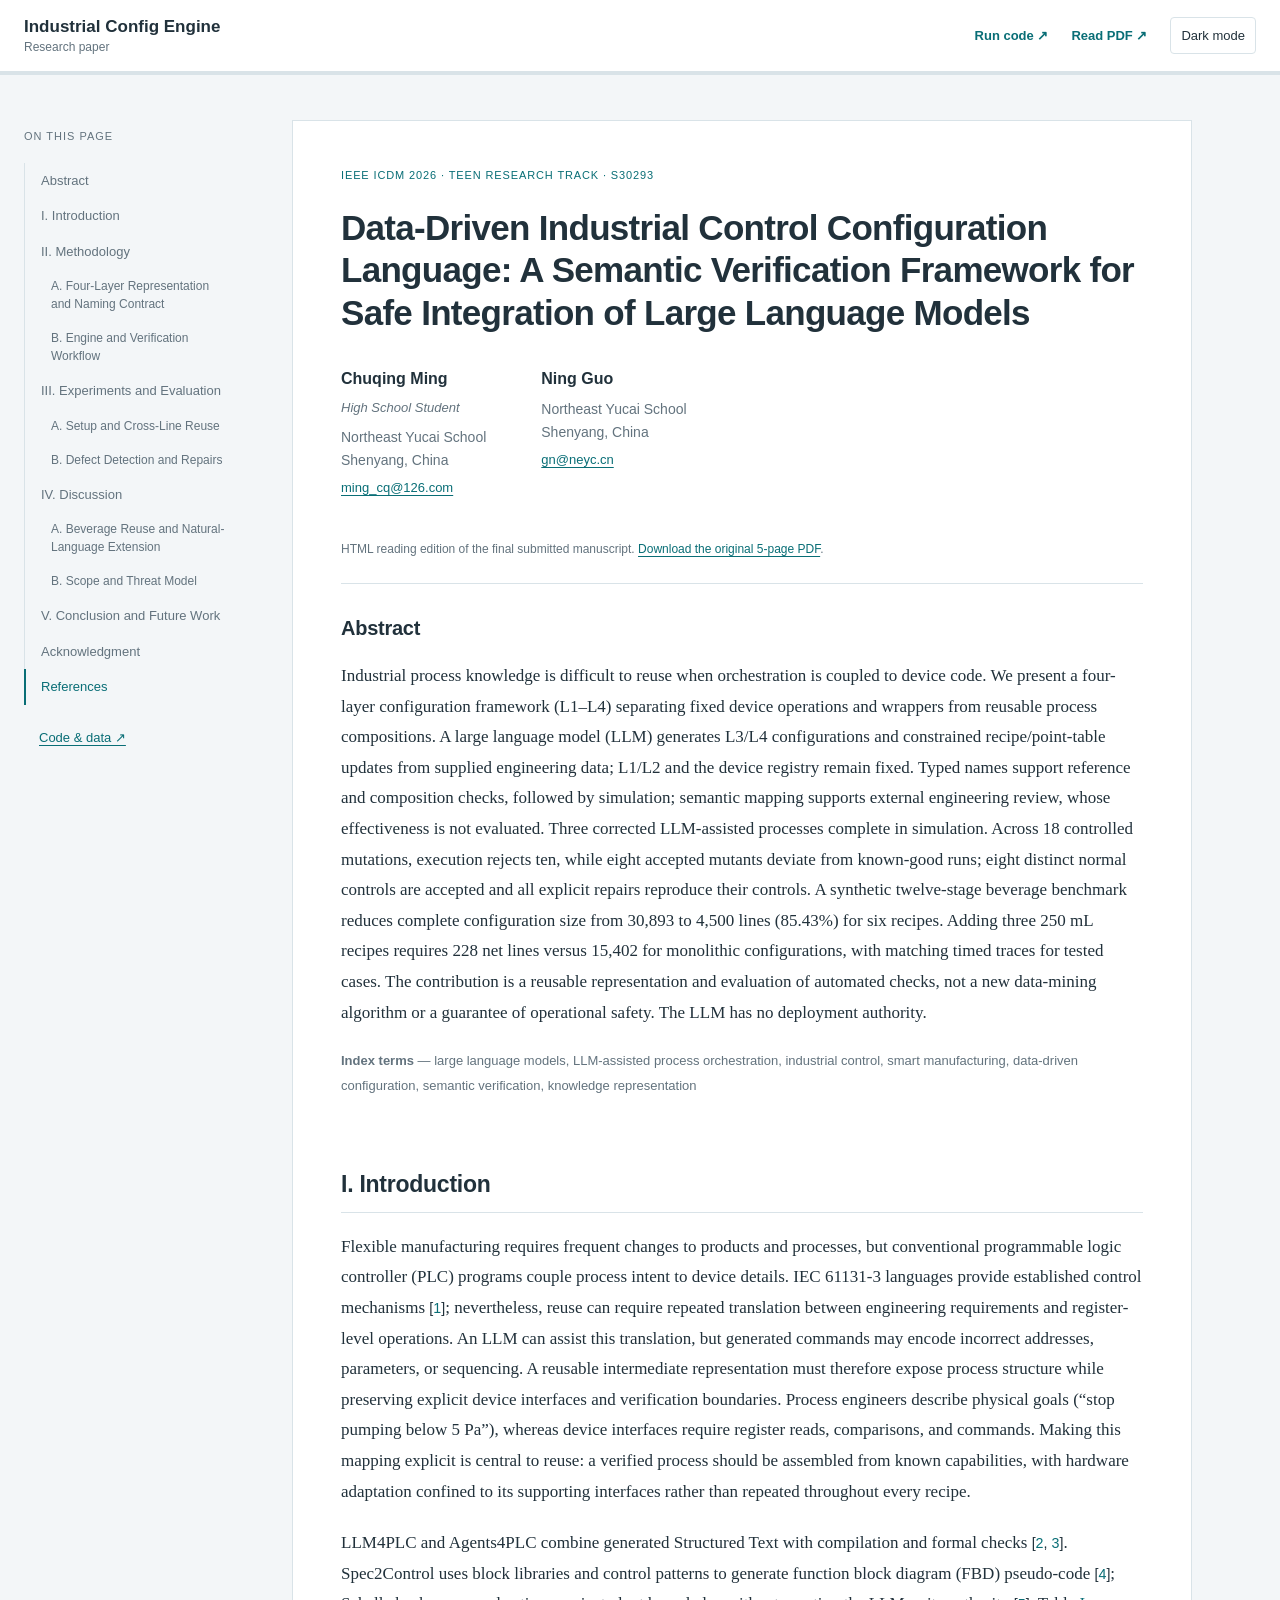
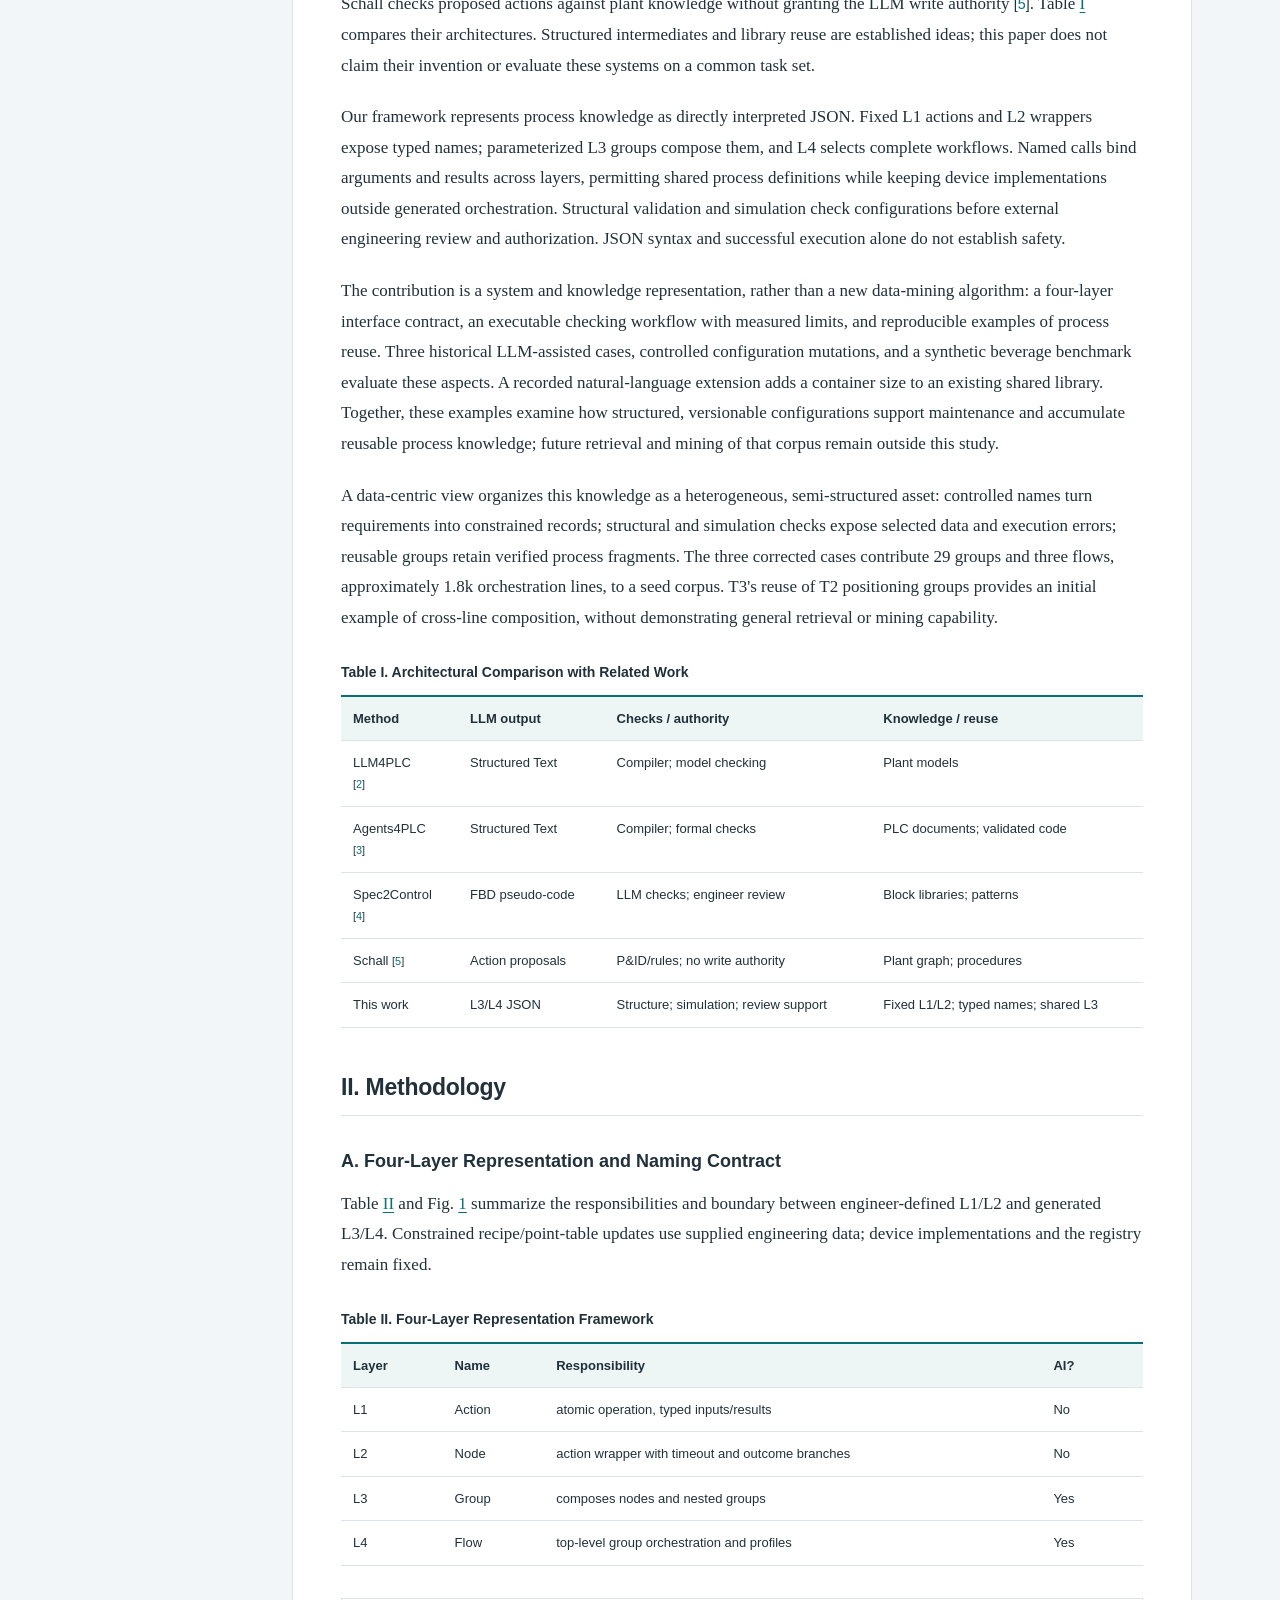
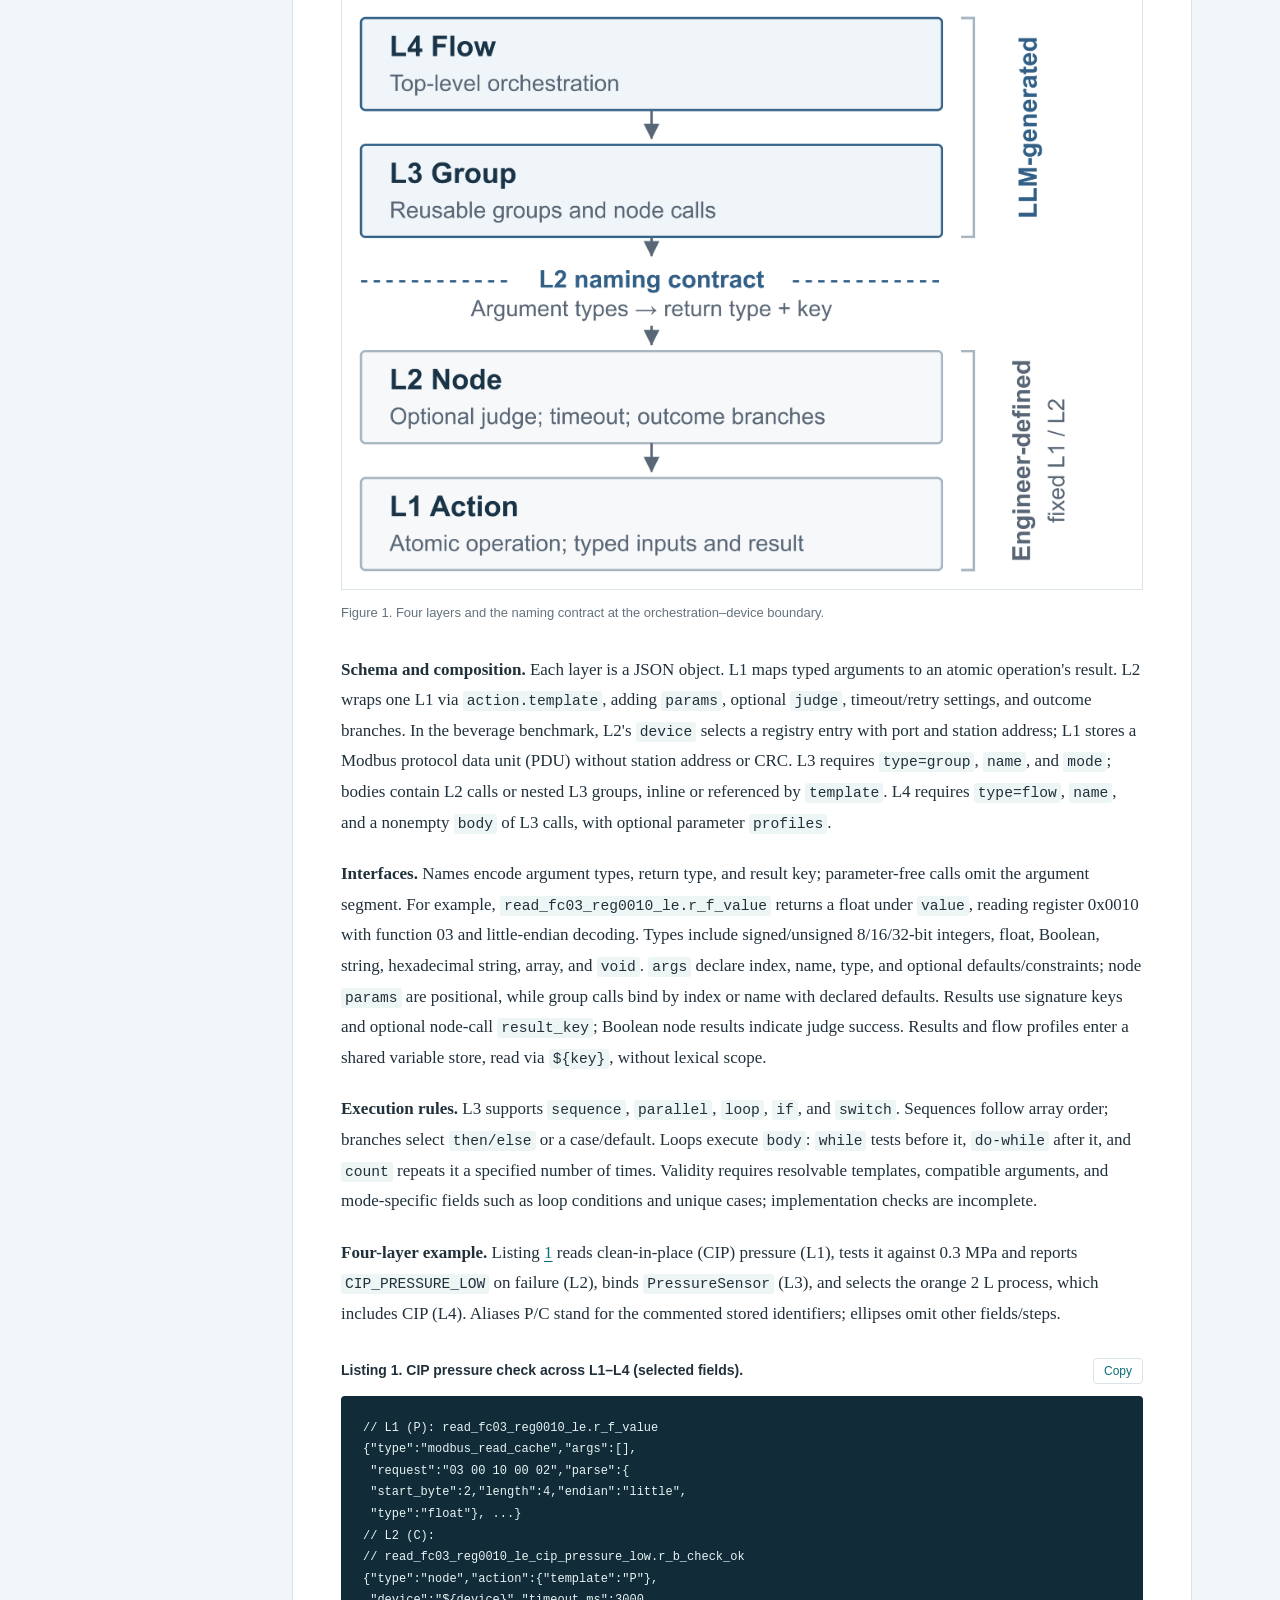
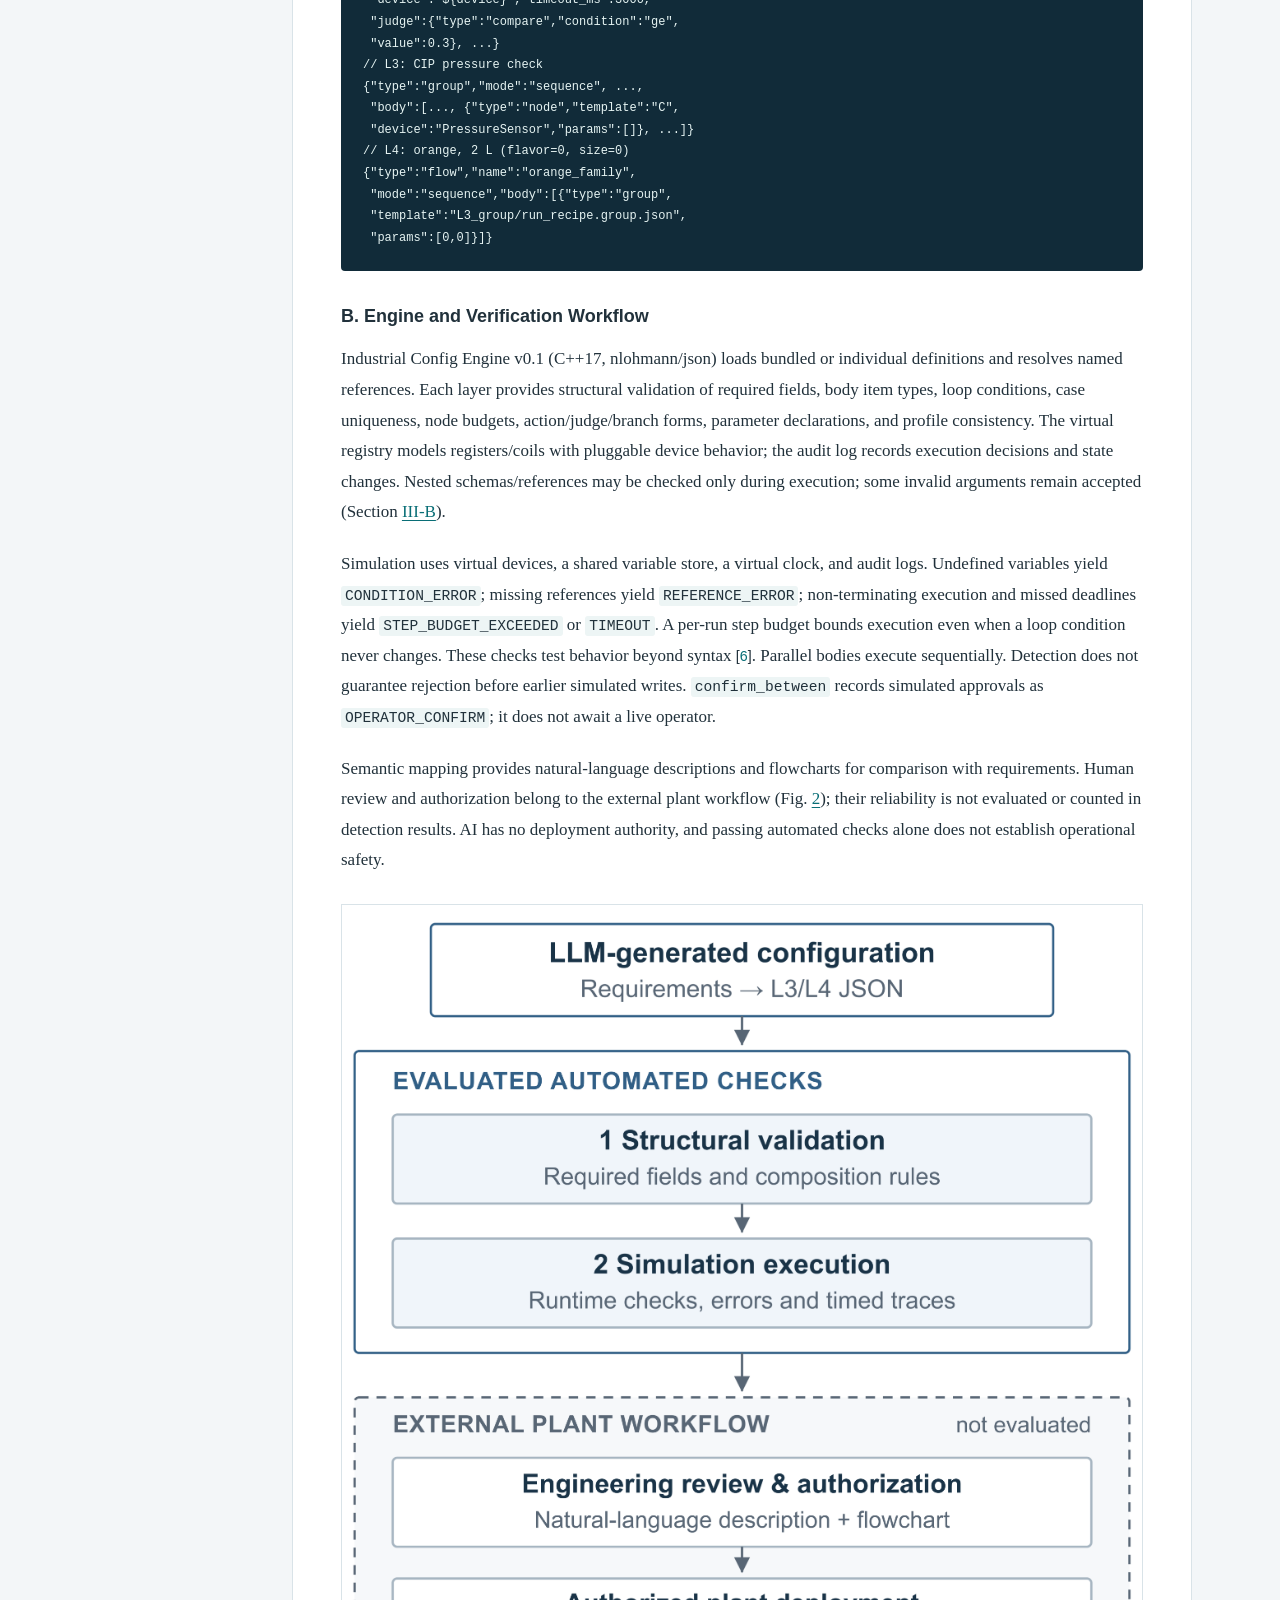
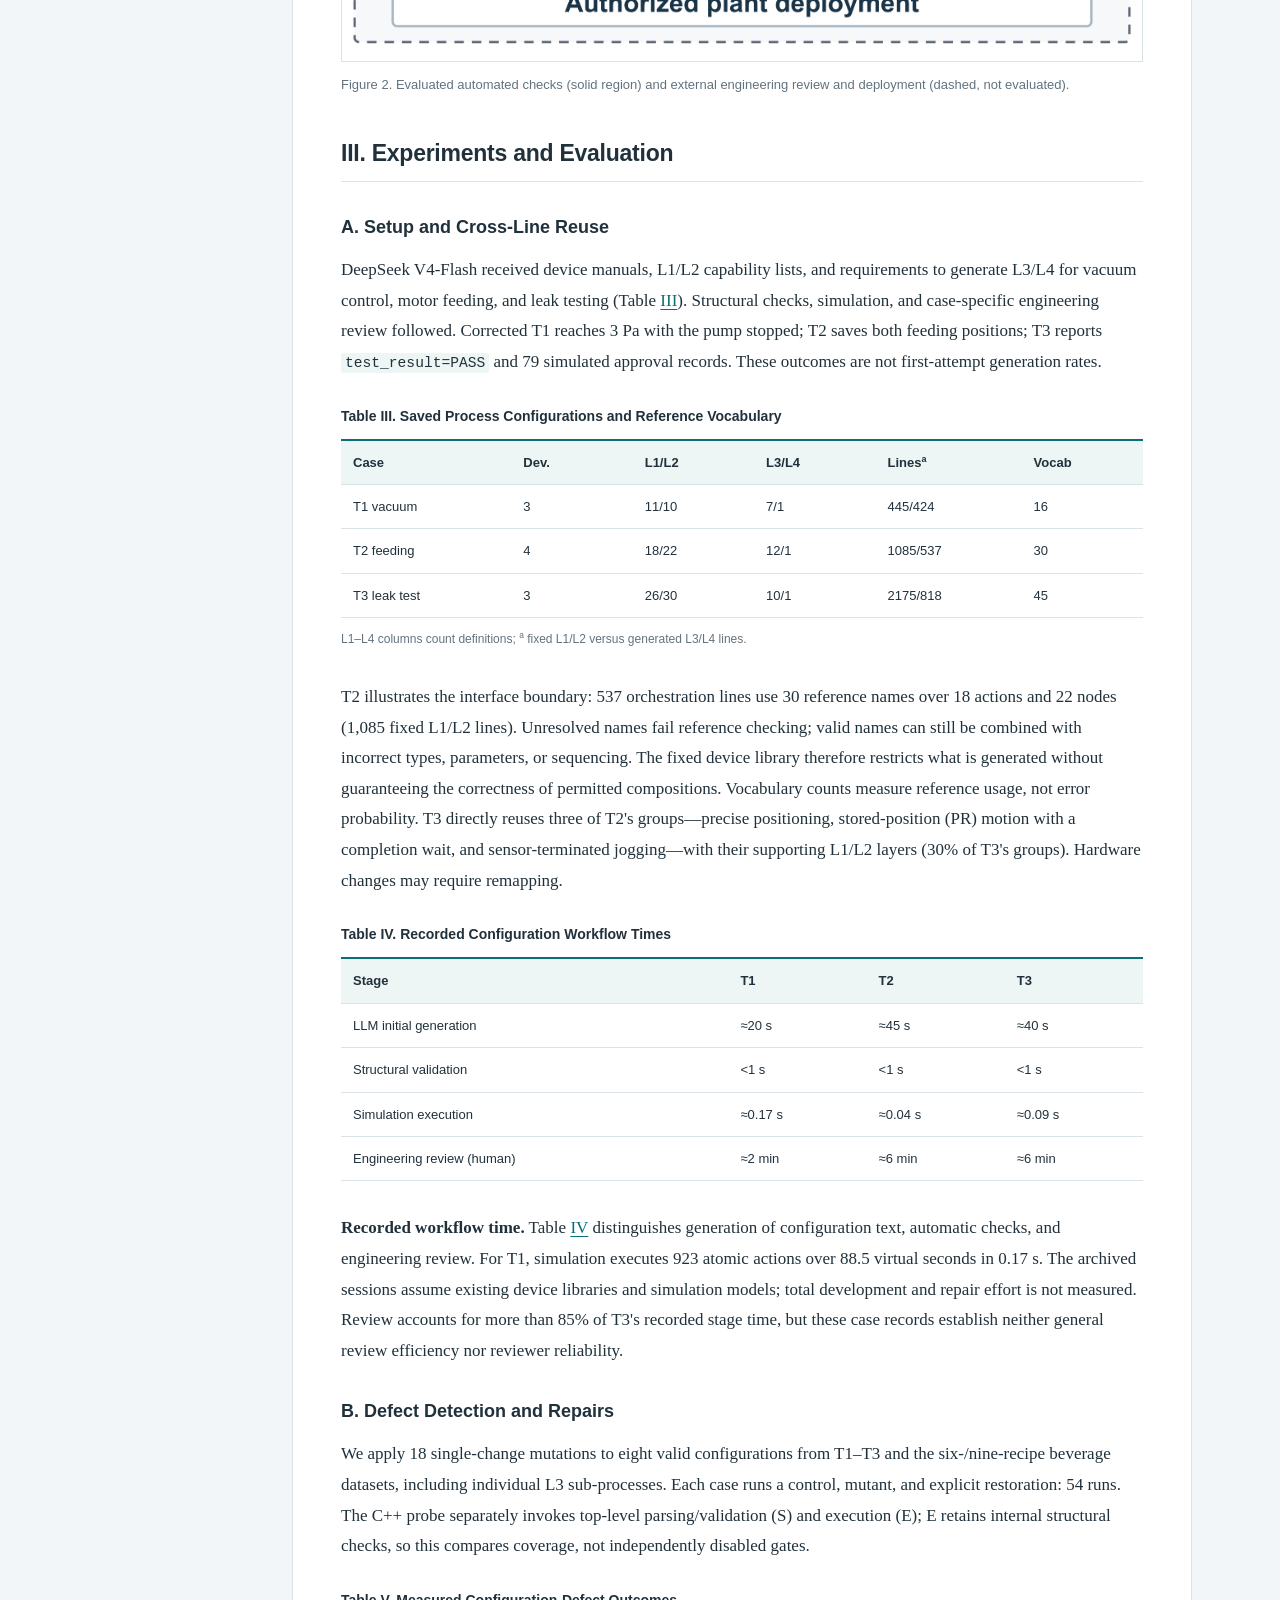
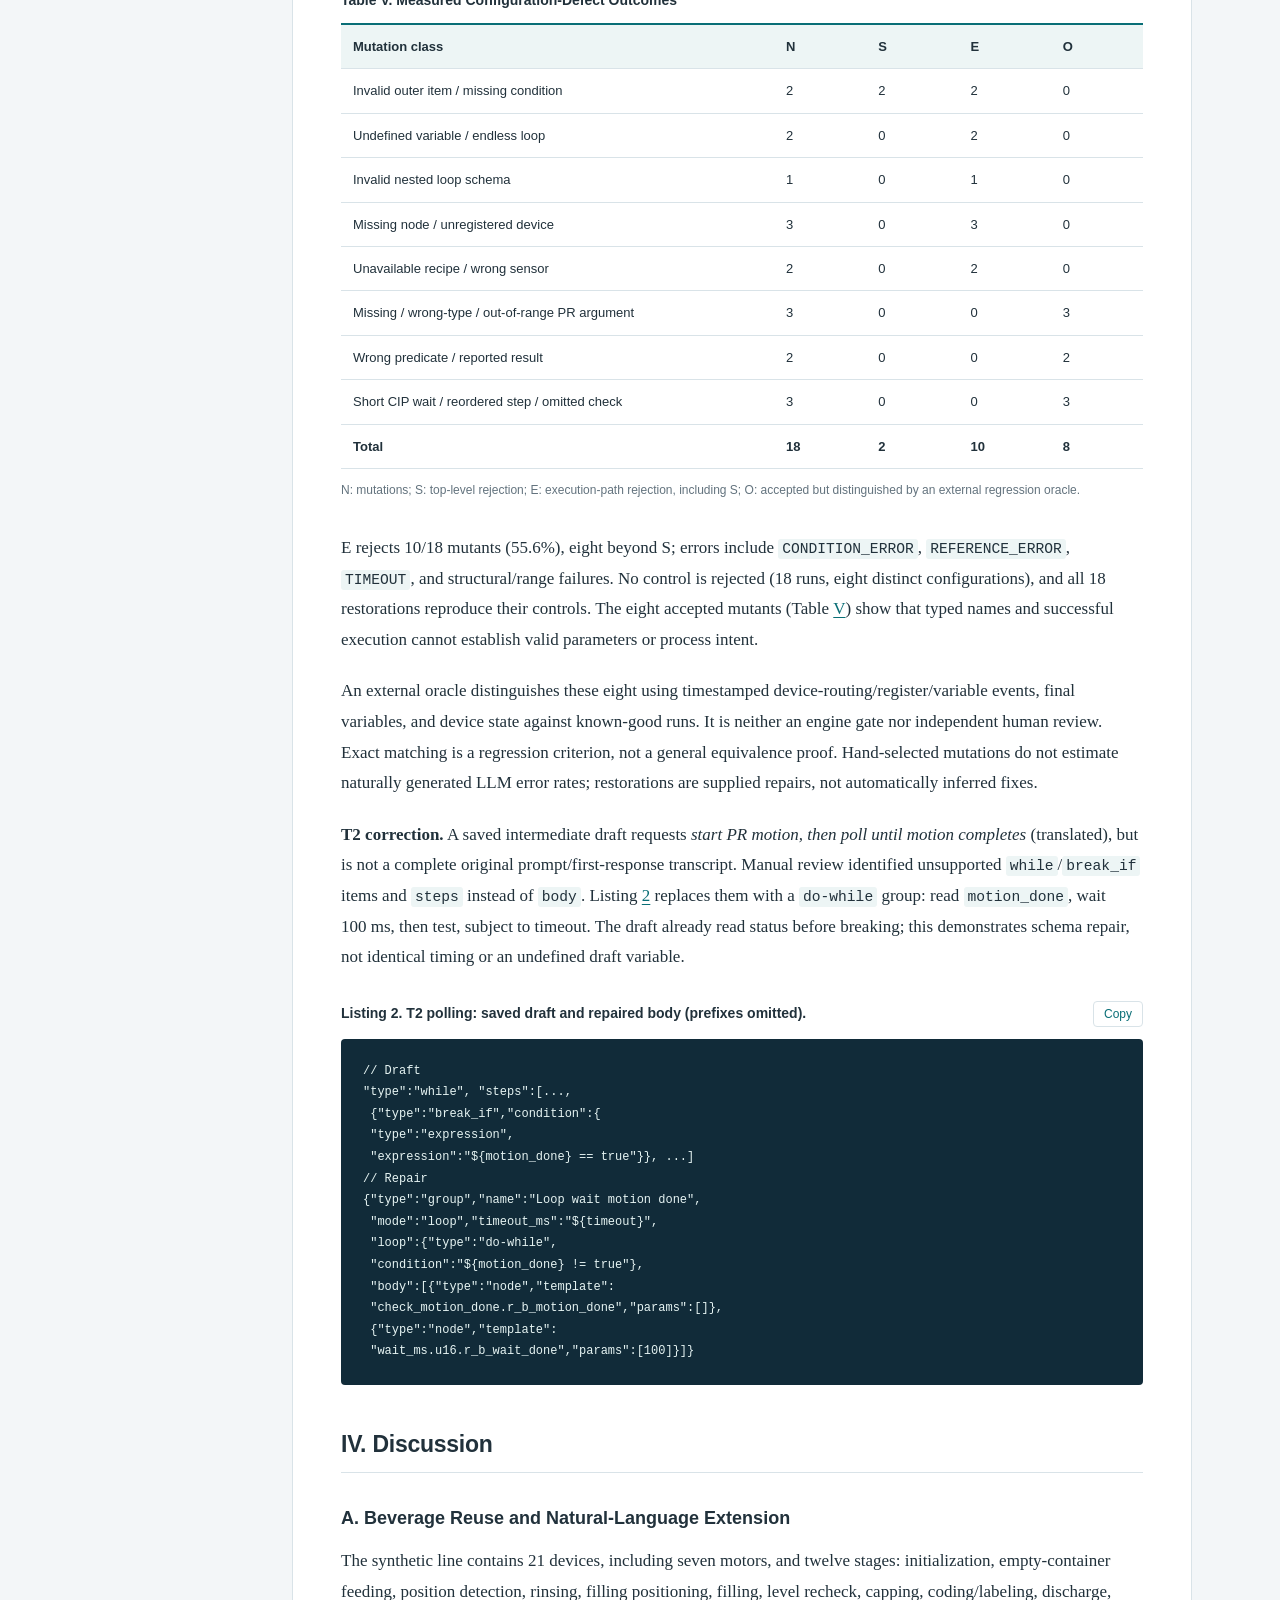
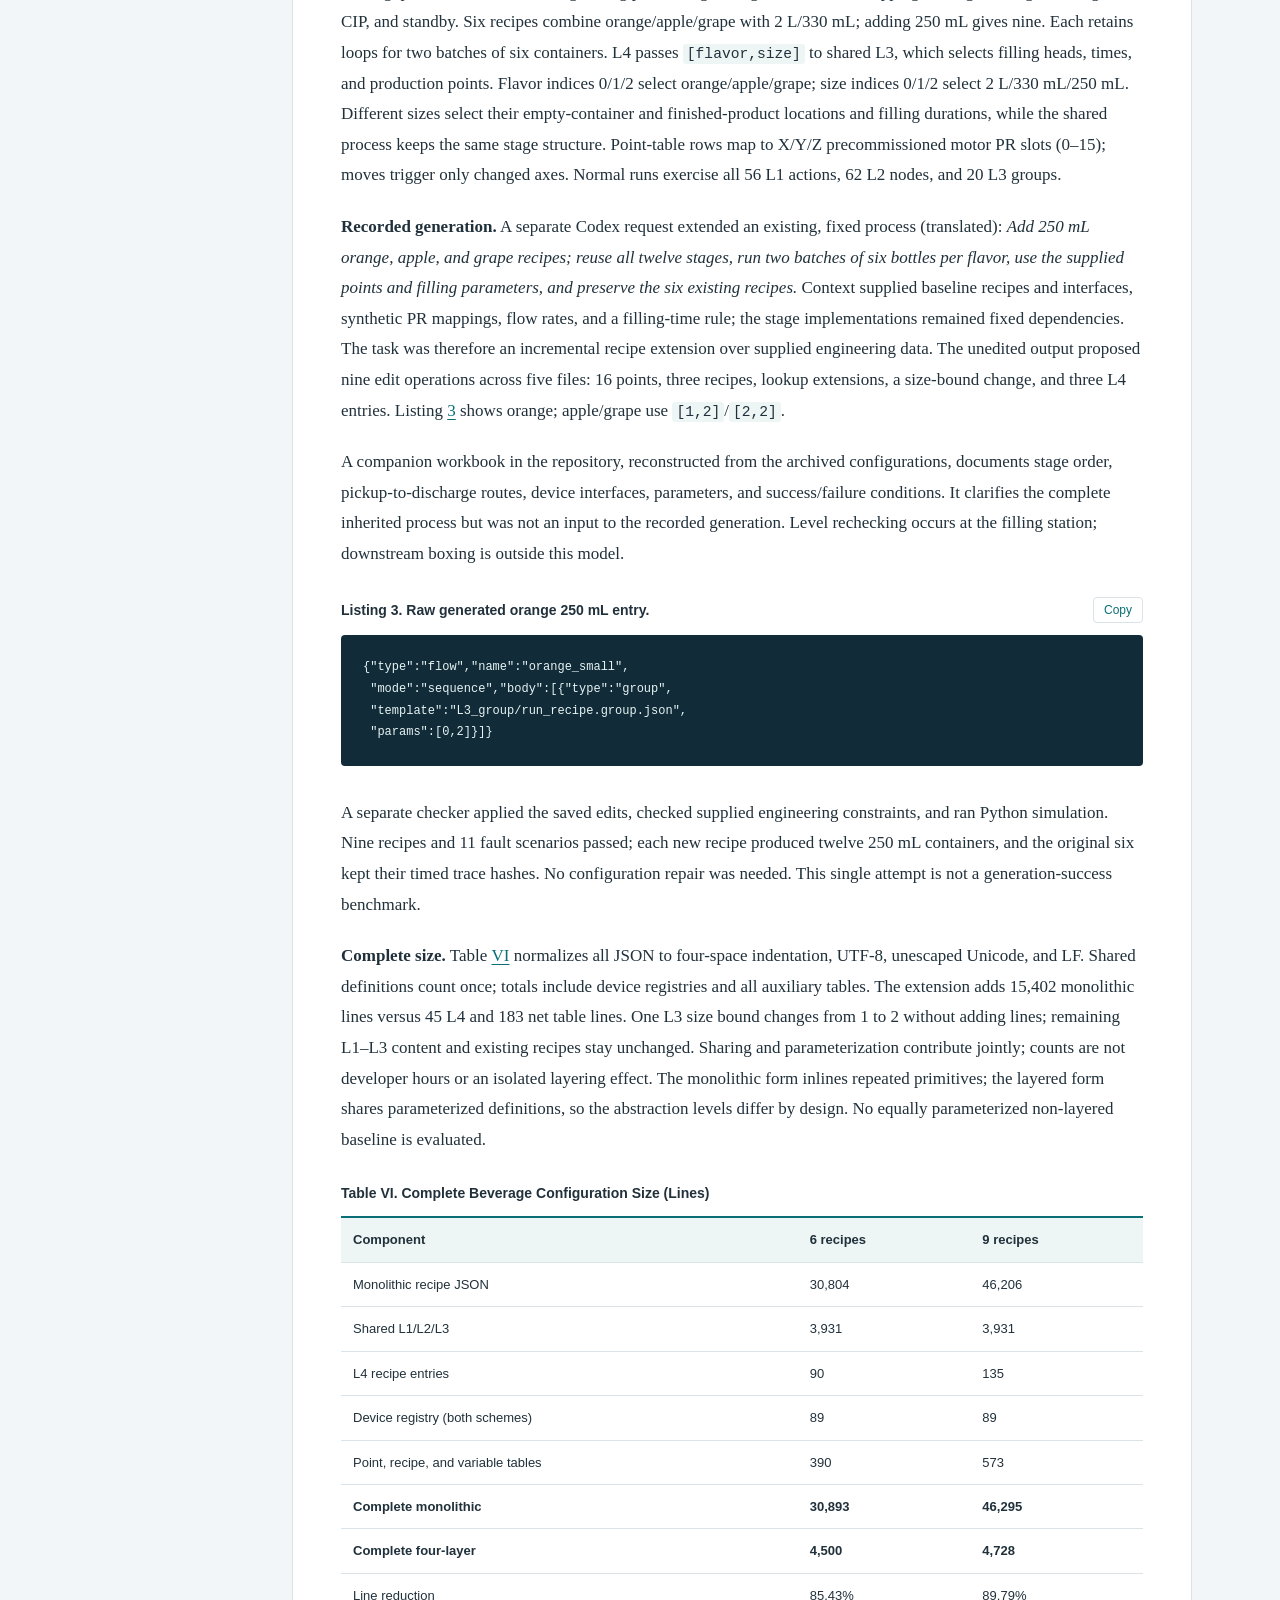
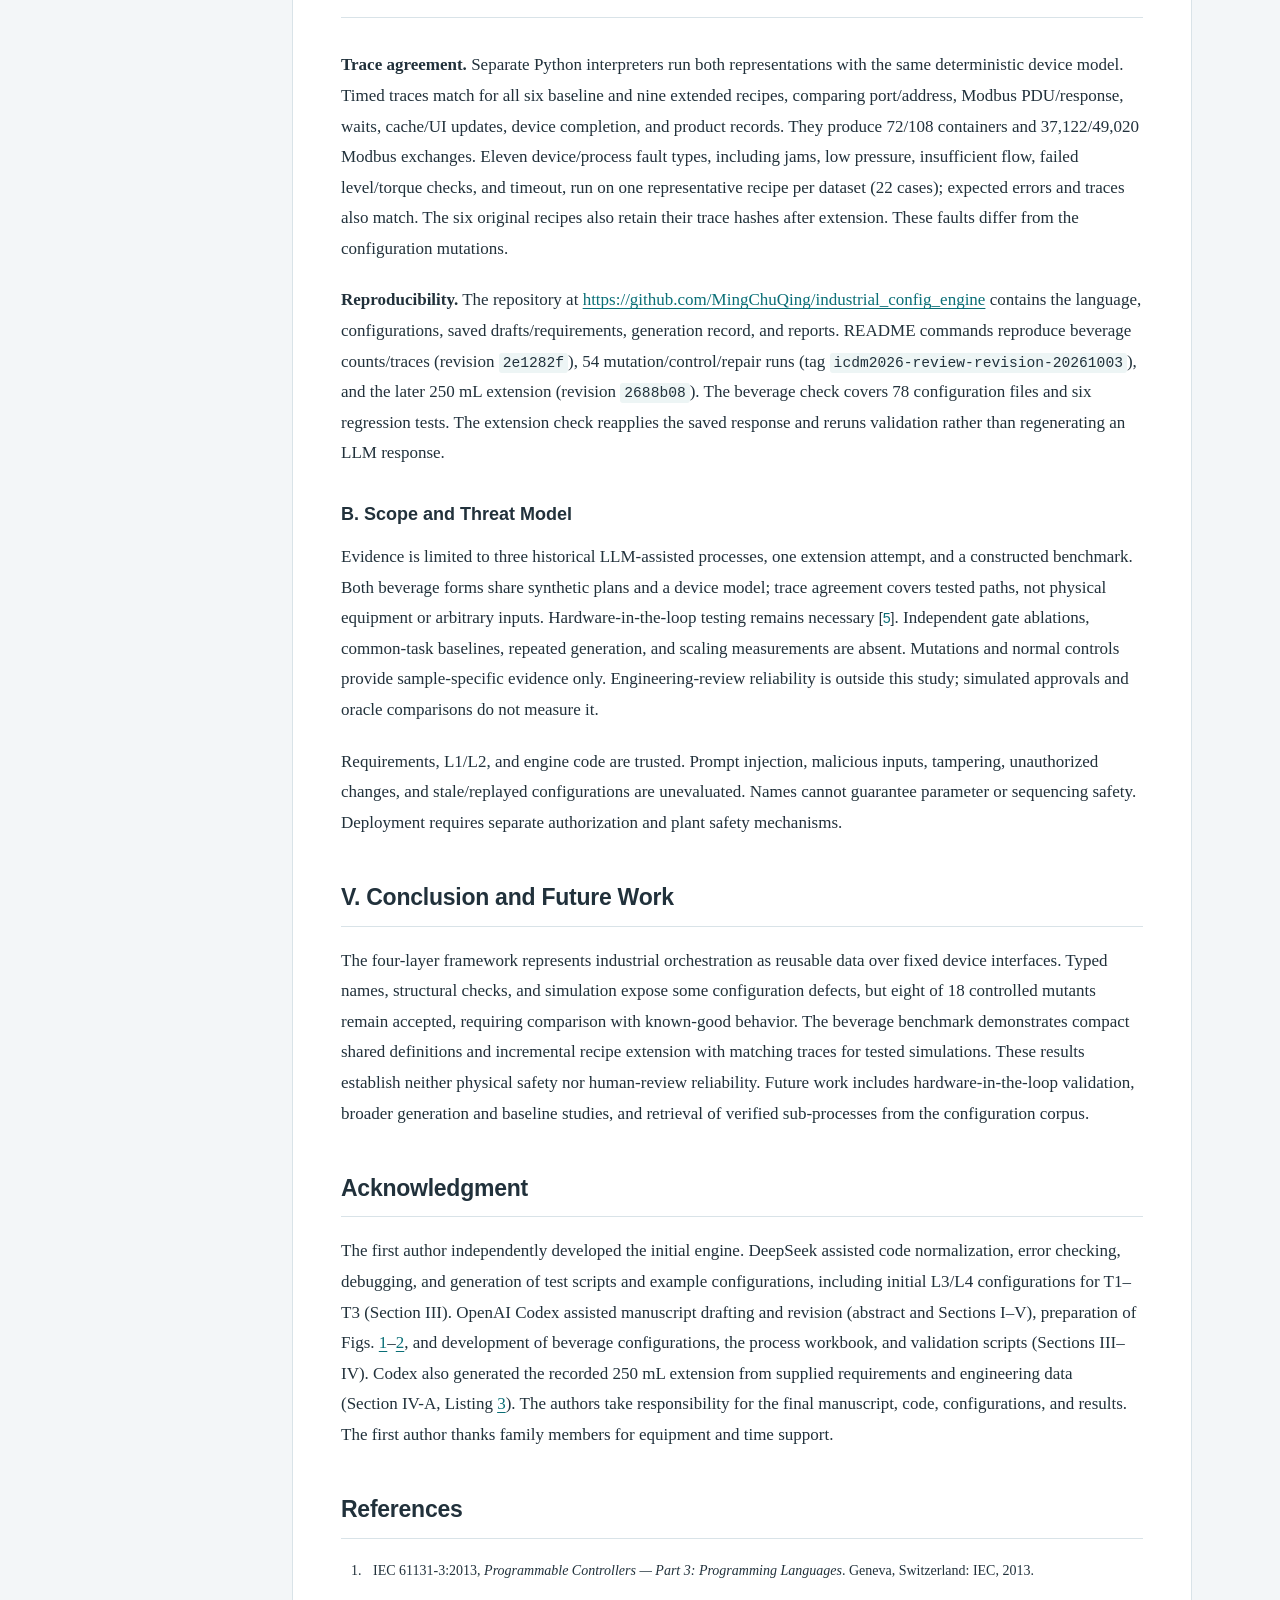
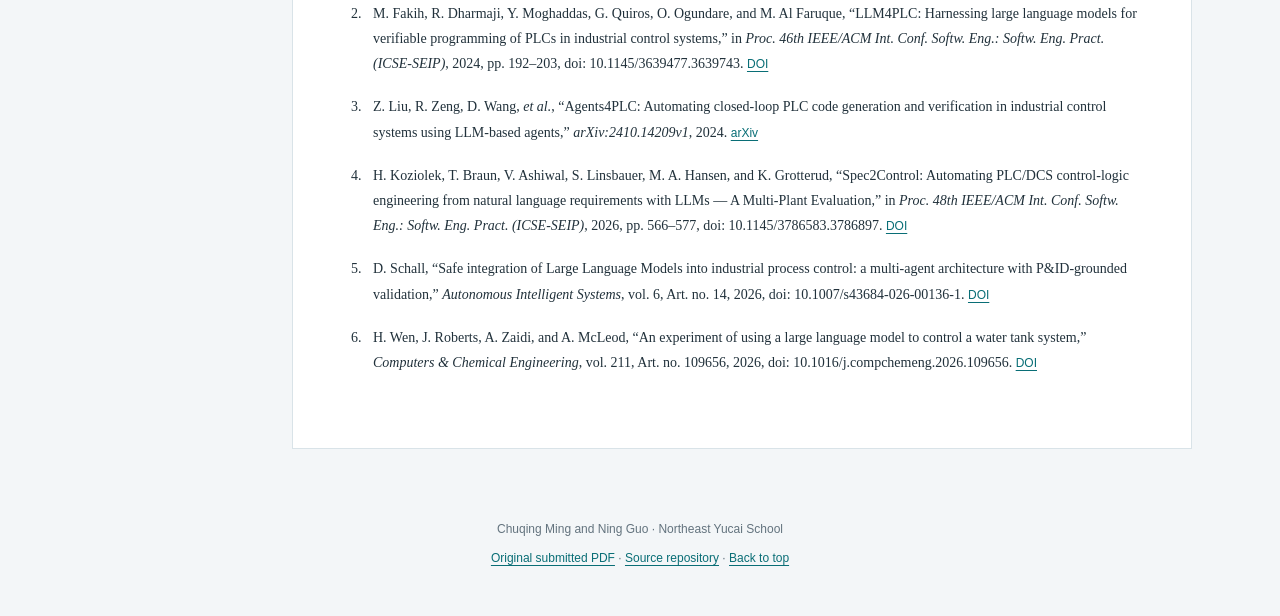
<file: docs/index.html>
<!doctype html>
<html lang="en"><head><meta charset="utf-8"><meta name="viewport" content="width=device-width,initial-scale=1">
<title>Data-Driven Industrial Control Configuration Language: A Semantic Verification Framework for Safe Integration of Large Language Models | ICDM 2026</title>
<meta name="description" content="Read the final five-page ICDM 2026 Teen Research Track paper by Chuqing Ming and Ning Guo. Full text, figures, tables, configuration examples and PDF download.">
<meta name="citation_title" content="Data-Driven Industrial Control Configuration Language: A Semantic Verification Framework for Safe Integration of Large Language Models"><meta name="citation_author" content="Chuqing Ming"><meta name="citation_author" content="Ning Guo">
<meta name="citation_pdf_url" content="https://mingchuqing.github.io/industrial_config_engine/2026362685.pdf">
<link rel="canonical" href="https://mingchuqing.github.io/industrial_config_engine/">
<link rel="stylesheet" href="paper-assets/paper.css">
<script>try{document.documentElement.dataset.theme=localStorage.getItem('paper-theme')||'light'}catch(e){}</script>
</head><body><a class="skip-link" href="#paper">Skip to paper</a>
<header class="site-bar"><a href="#top" class="brand">Industrial Config Engine<span>Research paper</span></a>
<div class="bar-tools"><a href="demo.html" class="pdf-link">Run code <span aria-hidden="true">↗</span></a><a href="2026362685.pdf" class="pdf-link">Read PDF <span aria-hidden="true">↗</span></a><button id="theme" type="button" aria-label="Switch color theme">Dark mode</button></div></header>
<div class="reading-progress" aria-hidden="true"><span id="progress"></span></div>
<main class="layout" id="top"><aside class="toc"><div class="toc-title">On this page</div><nav aria-label="Paper sections"><a class="toc-link" href="#abstract">Abstract</a><a class="toc-link " href="#section-introduction">I. Introduction</a><a class="toc-link " href="#section-methodology">II. Methodology</a><a class="toc-link subsection" href="#section-four-layer-representation-and-naming-contract">A. Four-Layer Representation and Naming Contract</a><a class="toc-link subsection" href="#section-engine-and-verification-workflow">B. Engine and Verification Workflow</a><a class="toc-link " href="#section-experiments-and-evaluation">III. Experiments and Evaluation</a><a class="toc-link subsection" href="#section-setup-and-cross-line-reuse">A. Setup and Cross-Line Reuse</a><a class="toc-link subsection" href="#section-defect-detection-and-repairs">B. Defect Detection and Repairs</a><a class="toc-link " href="#section-discussion">IV. Discussion</a><a class="toc-link subsection" href="#section-beverage-reuse-and-natural-language-extension">A. Beverage Reuse and Natural-Language Extension</a><a class="toc-link subsection" href="#section-scope-and-threat-model">B. Scope and Threat Model</a><a class="toc-link " href="#section-conclusion-and-future-work">V. Conclusion and Future Work</a><a class="toc-link " href="#section-acknowledgment">Acknowledgment</a><a class="toc-link " href="#references">References</a></nav><a class="repo-link" href="https://github.com/MingChuQing/industrial_config_engine" target="_blank" rel="noopener">Code &amp; data ↗</a></aside>
<article id="paper"><div class="paper-heading"><p class="eyebrow">IEEE ICDM 2026 · Teen Research Track · S30293</p>
<h1>Data-Driven Industrial Control Configuration Language: A Semantic Verification Framework for Safe Integration of Large Language Models</h1><div class="authors"><div><strong>Chuqing Ming</strong><em>High School Student</em><span>Northeast Yucai School<br>Shenyang, China</span><a href="mailto:ming_cq@126.com">ming_cq@126.com</a></div>
<div><strong>Ning Guo</strong><span>Northeast Yucai School<br>Shenyang, China</span><a href="mailto:gn@neyc.cn">gn@neyc.cn</a></div></div>
<p class="edition">HTML reading edition of the final submitted manuscript. <a href="2026362685.pdf" download>Download the original 5-page PDF</a>.</p></div>
<section class="abstract" id="abstract"><h2>Abstract</h2><p>Industrial process knowledge is difficult to reuse when orchestration is coupled to device code. We present a four-layer configuration framework (L1–L4) separating fixed device operations and wrappers from reusable process compositions. A large language model (LLM) generates L3/L4 configurations and constrained recipe/point-table updates from supplied engineering data; L1/L2 and the device registry remain fixed. Typed names support reference and composition checks, followed by simulation; semantic mapping supports external engineering review, whose effectiveness is not evaluated. Three corrected LLM-assisted processes complete in simulation. Across 18 controlled mutations, execution rejects ten, while eight accepted mutants deviate from known-good runs; eight distinct normal controls are accepted and all explicit repairs reproduce their controls. A synthetic twelve-stage beverage benchmark reduces complete configuration size from 30,893 to 4,500 lines (85.43%) for six recipes. Adding three 250&nbsp;mL recipes requires 228 net lines versus 15,402 for monolithic configurations, with matching timed traces for tested cases. The contribution is a reusable representation and evaluation of automated checks, not a new data-mining algorithm or a guarantee of operational safety. The LLM has no deployment authority.</p><p class="keywords"><strong>Index terms</strong> — large language models, LLM-assisted process orchestration, industrial control, smart manufacturing, data-driven configuration, semantic verification, knowledge representation</p></section>
<h2 id="section-introduction">I. Introduction</h2>
<p>Flexible manufacturing requires frequent changes to products and processes, but conventional programmable logic controller (PLC) programs couple process intent to device details. IEC 61131-3 languages provide established control mechanisms&nbsp;<span class="citation">[<a href="#ref-iec61131" aria-label="Reference 1">1</a>]</span>; nevertheless, reuse can require repeated translation between engineering requirements and register-level operations. An LLM can assist this translation, but generated commands may encode incorrect addresses, parameters, or sequencing. A reusable intermediate representation must therefore expose process structure while preserving explicit device interfaces and verification boundaries. Process engineers describe physical goals (“stop pumping below 5&nbsp;Pa”), whereas device interfaces require register reads, comparisons, and commands. Making this mapping explicit is central to reuse: a verified process should be assembled from known capabilities, with hardware adaptation confined to its supporting interfaces rather than repeated throughout every recipe.</p><p>LLM4PLC and Agents4PLC combine generated Structured Text with compilation and formal checks&nbsp;<span class="citation">[<a href="#ref-llm4plc" aria-label="Reference 2">2</a>, <a href="#ref-agents4plc" aria-label="Reference 3">3</a>]</span>. Spec2Control uses block libraries and control patterns to generate function block diagram (FBD) pseudo-code&nbsp;<span class="citation">[<a href="#ref-spec2control" aria-label="Reference 4">4</a>]</span>; Schall checks proposed actions against plant knowledge without granting the LLM write authority&nbsp;<span class="citation">[<a href="#ref-safeint" aria-label="Reference 5">5</a>]</span>. Table&nbsp;<a class="crossref" href="#table-1">I</a> compares their architectures. Structured intermediates and library reuse are established ideas; this paper does not claim their invention or evaluate these systems on a common task set.</p><p>Our framework represents process knowledge as directly interpreted JSON. Fixed L1 actions and L2 wrappers expose typed names; parameterized L3 groups compose them, and L4 selects complete workflows. Named calls bind arguments and results across layers, permitting shared process definitions while keeping device implementations outside generated orchestration. Structural validation and simulation check configurations before external engineering review and authorization. JSON syntax and successful execution alone do not establish safety.</p><p>The contribution is a system and knowledge representation, rather than a new data-mining algorithm: a four-layer interface contract, an executable checking workflow with measured limits, and reproducible examples of process reuse. Three historical LLM-assisted cases, controlled configuration mutations, and a synthetic beverage benchmark evaluate these aspects. A recorded natural-language extension adds a container size to an existing shared library. Together, these examples examine how structured, versionable configurations support maintenance and accumulate reusable process knowledge; future retrieval and mining of that corpus remain outside this study.</p><p>A data-centric view organizes this knowledge as a heterogeneous, semi-structured asset: controlled names turn requirements into constrained records; structural and simulation checks expose selected data and execution errors; reusable groups retain verified process fragments. The three corrected cases contribute 29 groups and three flows, approximately 1.8k orchestration lines, to a seed corpus. T3&#x27;s reuse of T2 positioning groups provides an initial example of cross-line composition, without demonstrating general retrieval or mining capability.</p>
<figure class="table-figure" id="table-1"><figcaption>Table I. Architectural Comparison with Related Work</figcaption><div class="table-scroll" tabindex="0" role="region" aria-label="Architectural Comparison with Related Work"><table><thead><tr><th scope="col"><strong>Method</strong></th><th scope="col"><strong>LLM output</strong></th><th scope="col"><strong>Checks / authority</strong></th><th scope="col"><strong>Knowledge / reuse</strong></th></tr></thead><tbody><tr><th scope="row">LLM4PLC<br><span class="citation">[<a href="#ref-llm4plc" aria-label="Reference 2">2</a>]</span></th><td>Structured Text</td><td>Compiler; model checking</td><td>Plant models</td></tr><tr><th scope="row">Agents4PLC<br><span class="citation">[<a href="#ref-agents4plc" aria-label="Reference 3">3</a>]</span></th><td>Structured Text</td><td>Compiler; formal checks</td><td>PLC documents; validated code</td></tr><tr><th scope="row">Spec2Control<br><span class="citation">[<a href="#ref-spec2control" aria-label="Reference 4">4</a>]</span></th><td>FBD pseudo-code</td><td>LLM checks; engineer review</td><td>Block libraries; patterns</td></tr><tr><th scope="row">Schall&nbsp;<span class="citation">[<a href="#ref-safeint" aria-label="Reference 5">5</a>]</span></th><td>Action proposals</td><td>P&amp;ID/rules; no write authority</td><td>Plant graph; procedures</td></tr><tr><th scope="row">This work</th><td>L3/L4 JSON</td><td>Structure; simulation; review support</td><td>Fixed L1/L2; typed names; shared L3</td></tr></tbody></table></div></figure>

<h2 id="section-methodology">II. Methodology</h2>

<h3 id="section-four-layer-representation-and-naming-contract">A. Four-Layer Representation and Naming Contract</h3>
<p>Table&nbsp;<a class="crossref" href="#table-2">II</a> and Fig.&nbsp;<a class="crossref" href="#figure-1">1</a> summarize the responsibilities and boundary between engineer-defined L1/L2 and generated L3/L4. Constrained recipe/point-table updates use supplied engineering data; device implementations and the registry remain fixed.</p>
<figure class="table-figure" id="table-2"><figcaption>Table II. Four-Layer Representation Framework</figcaption><div class="table-scroll" tabindex="0" role="region" aria-label="Four-Layer Representation Framework"><table><thead><tr><th scope="col"><strong>Layer</strong></th><th scope="col"><strong>Name</strong></th><th scope="col"><strong>Responsibility</strong></th><th scope="col"><strong>AI?</strong></th></tr></thead><tbody><tr><th scope="row">L1</th><td>Action</td><td>atomic operation, typed inputs/results</td><td>No</td></tr><tr><th scope="row">L2</th><td>Node</td><td>action wrapper with timeout and outcome branches</td><td>No</td></tr><tr><th scope="row">L3</th><td>Group</td><td>composes nodes and nested groups</td><td>Yes</td></tr><tr><th scope="row">L4</th><td>Flow</td><td>top-level group orchestration and profiles</td><td>Yes</td></tr></tbody></table></div></figure>

<figure class="diagram" id="figure-1"><button class="image-zoom" type="button" aria-label="Enlarge Figure 1"><img src="paper-assets/fig1_four_layer.webp" width="7778" height="5741" loading="lazy" alt="Four layers and the naming contract at the orchestration--device boundary."></button><figcaption>Figure 1. Four layers and the naming contract at the orchestration–device boundary.</figcaption></figure>
<p><strong>Schema and composition.</strong> Each layer is a JSON object. L1 maps typed arguments to an atomic operation&#x27;s result. L2 wraps one L1 via <code>action.template</code>, adding <code>params</code>, optional <code>judge</code>, timeout/retry settings, and outcome branches. In the beverage benchmark, L2&#x27;s <code>device</code> selects a registry entry with port and station address; L1 stores a Modbus protocol data unit (PDU) without station address or CRC. L3 requires <code>type=group</code>, <code>name</code>, and <code>mode</code>; bodies contain L2 calls or nested L3 groups, inline or referenced by <code>template</code>. L4 requires <code>type=flow</code>, <code>name</code>, and a nonempty <code>body</code> of L3 calls, with optional parameter <code>profiles</code>.</p><p><strong>Interfaces.</strong> Names encode argument types, return type, and result key; parameter-free calls omit the argument segment. For example, <code>read_fc03_reg0010_le.r_f_value</code> returns a float under <code>value</code>, reading register 0x0010 with function 03 and little-endian decoding. Types include signed/unsigned 8/16/32-bit integers, float, Boolean, string, hexadecimal string, array, and <code>void</code>. <code>args</code> declare index, name, type, and optional defaults/constraints; node <code>params</code> are positional, while group calls bind by index or name with declared defaults. Results use signature keys and optional node-call <code>result_key</code>; Boolean node results indicate judge success. Results and flow profiles enter a shared variable store, read via <code>${key}</code>, without lexical scope.</p><p><strong>Execution rules.</strong> L3 supports <code>sequence</code>, <code>parallel</code>, <code>loop</code>, <code>if</code>, and <code>switch</code>. Sequences follow array order; branches select <code>then/else</code> or a case/default. Loops execute <code>body</code>: <code>while</code> tests before it, <code>do-while</code> after it, and <code>count</code> repeats it a specified number of times. Validity requires resolvable templates, compatible arguments, and mode-specific fields such as loop conditions and unique cases; implementation checks are incomplete.</p><p><strong>Four-layer example.</strong> Listing&nbsp;<a class="crossref" href="#lstlisting-1">1</a> reads clean-in-place (CIP) pressure (L1), tests it against 0.3&nbsp;MPa and reports <code>CIP_PRESSURE_LOW</code> on failure (L2), binds <code>PressureSensor</code> (L3), and selects the orange 2&nbsp;L process, which includes CIP (L4). Aliases P/C stand for the commented stored identifiers; ellipses omit other fields/steps.</p>
<figure class="listing" id="lstlisting-1"><figcaption>Listing 1. CIP pressure check across L1–L4 (selected fields).<button class="copy-code" type="button" aria-label="Copy Listing 1">Copy</button></figcaption><pre tabindex="0"><code>// L1 (P): read_fc03_reg0010_le.r_f_value
{&quot;type&quot;:&quot;modbus_read_cache&quot;,&quot;args&quot;:[],
 &quot;request&quot;:&quot;03 00 10 00 02&quot;,&quot;parse&quot;:{
 &quot;start_byte&quot;:2,&quot;length&quot;:4,&quot;endian&quot;:&quot;little&quot;,
 &quot;type&quot;:&quot;float&quot;}, ...}
// L2 (C):
// read_fc03_reg0010_le_cip_pressure_low.r_b_check_ok
{&quot;type&quot;:&quot;node&quot;,&quot;action&quot;:{&quot;template&quot;:&quot;P&quot;},
 &quot;device&quot;:&quot;${device}&quot;,&quot;timeout_ms&quot;:3000,
 &quot;judge&quot;:{&quot;type&quot;:&quot;compare&quot;,&quot;condition&quot;:&quot;ge&quot;,
 &quot;value&quot;:0.3}, ...}
// L3: CIP pressure check
{&quot;type&quot;:&quot;group&quot;,&quot;mode&quot;:&quot;sequence&quot;, ...,
 &quot;body&quot;:[..., {&quot;type&quot;:&quot;node&quot;,&quot;template&quot;:&quot;C&quot;,
 &quot;device&quot;:&quot;PressureSensor&quot;,&quot;params&quot;:[]}, ...]}
// L4: orange, 2 L (flavor=0, size=0)
{&quot;type&quot;:&quot;flow&quot;,&quot;name&quot;:&quot;orange_family&quot;,
 &quot;mode&quot;:&quot;sequence&quot;,&quot;body&quot;:[{&quot;type&quot;:&quot;group&quot;,
 &quot;template&quot;:&quot;L3_group/run_recipe.group.json&quot;,
 &quot;params&quot;:[0,0]}]}</code></pre></figure>

<h3 id="section-engine-and-verification-workflow">B. Engine and Verification Workflow</h3>
<p>Industrial Config Engine v0.1 (C++17, nlohmann/json) loads bundled or individual definitions and resolves named references. Each layer provides structural validation of required fields, body item types, loop conditions, case uniqueness, node budgets, action/judge/branch forms, parameter declarations, and profile consistency. The virtual registry models registers/coils with pluggable device behavior; the audit log records execution decisions and state changes. Nested schemas/references may be checked only during execution; some invalid arguments remain accepted (Section&nbsp;<a class="crossref" href="#section-defect-detection-and-repairs">III-B</a>).</p><p>Simulation uses virtual devices, a shared variable store, a virtual clock, and audit logs. Undefined variables yield <code>CONDITION_ERROR</code>; missing references yield <code>REFERENCE_ERROR</code>; non-terminating execution and missed deadlines yield <code>STEP_BUDGET_EXCEEDED</code> or <code>TIMEOUT</code>. A per-run step budget bounds execution even when a loop condition never changes. These checks test behavior beyond syntax&nbsp;<span class="citation">[<a href="#ref-wen" aria-label="Reference 6">6</a>]</span>. Parallel bodies execute sequentially. Detection does not guarantee rejection before earlier simulated writes. <code>confirm_between</code> records simulated approvals as <code>OPERATOR_CONFIRM</code>; it does not await a live operator.</p><p>Semantic mapping provides natural-language descriptions and flowcharts for comparison with requirements. Human review and authorization belong to the external plant workflow (Fig.&nbsp;<a class="crossref" href="#figure-2">2</a>); their reliability is not evaluated or counted in detection results. AI has no deployment authority, and passing automated checks alone does not establish operational safety.</p>
<figure class="diagram" id="figure-2"><button class="image-zoom" type="button" aria-label="Enlarge Figure 2"><img src="paper-assets/fig2_three_gates.webp" width="7778" height="7346" loading="lazy" alt="Evaluated automated checks (solid region) and external engineering review and deployment (dashed, not evaluated)."></button><figcaption>Figure 2. Evaluated automated checks (solid region) and external engineering review and deployment (dashed, not evaluated).</figcaption></figure>

<h2 id="section-experiments-and-evaluation">III. Experiments and Evaluation</h2>

<h3 id="section-setup-and-cross-line-reuse">A. Setup and Cross-Line Reuse</h3>
<p>DeepSeek V4-Flash received device manuals, L1/L2 capability lists, and requirements to generate L3/L4 for vacuum control, motor feeding, and leak testing (Table&nbsp;<a class="crossref" href="#table-3">III</a>). Structural checks, simulation, and case-specific engineering review followed. Corrected T1 reaches 3&nbsp;Pa with the pump stopped; T2 saves both feeding positions; T3 reports <code>test_result=PASS</code> and 79 simulated approval records. These outcomes are not first-attempt generation rates.</p>
<figure class="table-figure" id="table-3"><figcaption>Table III. Saved Process Configurations and Reference Vocabulary</figcaption><div class="table-scroll" tabindex="0" role="region" aria-label="Saved Process Configurations and Reference Vocabulary"><table><thead><tr><th scope="col"><strong>Case</strong></th><th scope="col"><strong>Dev.</strong></th><th scope="col"><strong>L1/L2</strong></th><th scope="col"><strong>L3/L4</strong></th><th scope="col"><strong>Lines<sup>a</sup></strong></th><th scope="col"><strong>Vocab</strong></th></tr></thead><tbody><tr><th scope="row">T1 vacuum</th><td>3</td><td>11/10</td><td>7/1</td><td>445/424</td><td>16</td></tr><tr><th scope="row">T2 feeding</th><td>4</td><td>18/22</td><td>12/1</td><td>1085/537</td><td>30</td></tr><tr><th scope="row">T3 leak test</th><td>3</td><td>26/30</td><td>10/1</td><td>2175/818</td><td>45</td></tr></tbody></table></div><p class="table-note"> L1–L4 columns count definitions; <sup>a</sup> fixed L1/L2 versus generated L3/L4 lines.</p></figure>
<p>T2 illustrates the interface boundary: 537 orchestration lines use 30 reference names over 18 actions and 22 nodes (1,085 fixed L1/L2 lines). Unresolved names fail reference checking; valid names can still be combined with incorrect types, parameters, or sequencing. The fixed device library therefore restricts what is generated without guaranteeing the correctness of permitted compositions. Vocabulary counts measure reference usage, not error probability. T3 directly reuses three of T2&#x27;s groups—precise positioning, stored-position (PR) motion with a completion wait, and sensor-terminated jogging—with their supporting L1/L2 layers (30% of T3&#x27;s groups). Hardware changes may require remapping.</p>
<figure class="table-figure" id="table-4"><figcaption>Table IV. Recorded Configuration Workflow Times</figcaption><div class="table-scroll" tabindex="0" role="region" aria-label="Recorded Configuration Workflow Times"><table><thead><tr><th scope="col"><strong>Stage</strong></th><th scope="col"><strong>T1</strong></th><th scope="col"><strong>T2</strong></th><th scope="col"><strong>T3</strong></th></tr></thead><tbody><tr><th scope="row">LLM initial generation</th><td>≈20 s</td><td>≈45 s</td><td>≈40 s</td></tr><tr><th scope="row">Structural validation</th><td>&lt;1 s</td><td>&lt;1 s</td><td>&lt;1 s</td></tr><tr><th scope="row">Simulation execution</th><td>≈0.17 s</td><td>≈0.04 s</td><td>≈0.09 s</td></tr><tr><th scope="row">Engineering review (human)</th><td>≈2 min</td><td>≈6 min</td><td>≈6 min</td></tr></tbody></table></div></figure>
<p><strong>Recorded workflow time.</strong> Table&nbsp;<a class="crossref" href="#table-4">IV</a> distinguishes generation of configuration text, automatic checks, and engineering review. For T1, simulation executes 923 atomic actions over 88.5 virtual seconds in 0.17&nbsp;s. The archived sessions assume existing device libraries and simulation models; total development and repair effort is not measured. Review accounts for more than 85% of T3&#x27;s recorded stage time, but these case records establish neither general review efficiency nor reviewer reliability.</p>
<h3 id="section-defect-detection-and-repairs">B. Defect Detection and Repairs</h3>

<p>We apply 18 single-change mutations to eight valid configurations from T1–T3 and the six-/nine-recipe beverage datasets, including individual L3 sub-processes. Each case runs a control, mutant, and explicit restoration: 54 runs. The C++ probe separately invokes top-level parsing/validation (S) and execution (E); E retains internal structural checks, so this compares coverage, not independently disabled gates.</p>
<figure class="table-figure" id="table-5"><figcaption>Table V. Measured Configuration-Defect Outcomes</figcaption><div class="table-scroll" tabindex="0" role="region" aria-label="Measured Configuration-Defect Outcomes"><table><thead><tr><th scope="col"><strong>Mutation class</strong></th><th scope="col"><strong>N</strong></th><th scope="col"><strong>S</strong></th><th scope="col"><strong>E</strong></th><th scope="col"><strong>O</strong></th></tr></thead><tbody><tr><th scope="row">Invalid outer item / missing condition</th><td>2</td><td>2</td><td>2</td><td>0</td></tr><tr><th scope="row">Undefined variable / endless loop</th><td>2</td><td>0</td><td>2</td><td>0</td></tr><tr><th scope="row">Invalid nested loop schema</th><td>1</td><td>0</td><td>1</td><td>0</td></tr><tr><th scope="row">Missing node / unregistered device</th><td>3</td><td>0</td><td>3</td><td>0</td></tr><tr><th scope="row">Unavailable recipe / wrong sensor</th><td>2</td><td>0</td><td>2</td><td>0</td></tr><tr><th scope="row">Missing / wrong-type / out-of-range PR argument</th><td>3</td><td>0</td><td>0</td><td>3</td></tr><tr><th scope="row">Wrong predicate / reported result</th><td>2</td><td>0</td><td>0</td><td>2</td></tr><tr><th scope="row">Short CIP wait / reordered step / omitted check</th><td>3</td><td>0</td><td>0</td><td>3</td></tr><tr><th scope="row"><strong>Total</strong></th><td><strong>18</strong></td><td><strong>2</strong></td><td><strong>10</strong></td><td><strong>8</strong></td></tr></tbody></table></div><p class="table-note"> N: mutations; S: top-level rejection; E: execution-path rejection, including S; O: accepted but distinguished by an external regression oracle.</p></figure>
<p>E rejects 10/18 mutants (55.6%), eight beyond S; errors include <code>CONDITION_ERROR</code>, <code>REFERENCE_ERROR</code>, <code>TIMEOUT</code>, and structural/range failures. No control is rejected (18 runs, eight distinct configurations), and all 18 restorations reproduce their controls. The eight accepted mutants (Table&nbsp;<a class="crossref" href="#table-5">V</a>) show that typed names and successful execution cannot establish valid parameters or process intent.</p><p>An external oracle distinguishes these eight using timestamped device-routing/register/variable events, final variables, and device state against known-good runs. It is neither an engine gate nor independent human review. Exact matching is a regression criterion, not a general equivalence proof. Hand-selected mutations do not estimate naturally generated LLM error rates; restorations are supplied repairs, not automatically inferred fixes.</p><p><strong>T2 correction.</strong> A saved intermediate draft requests <em>start PR motion, then poll until motion completes</em> (translated), but is not a complete original prompt/first-response transcript. Manual review identified unsupported <code>while</code>/<code>break_if</code> items and <code>steps</code> instead of <code>body</code>. Listing&nbsp;<a class="crossref" href="#lstlisting-2">2</a> replaces them with a <code>do-while</code> group: read <code>motion_done</code>, wait 100&nbsp;ms, then test, subject to timeout. The draft already read status before breaking; this demonstrates schema repair, not identical timing or an undefined draft variable.</p>
<figure class="listing" id="lstlisting-2"><figcaption>Listing 2. T2 polling: saved draft and repaired body (prefixes omitted).<button class="copy-code" type="button" aria-label="Copy Listing 2">Copy</button></figcaption><pre tabindex="0"><code>// Draft
&quot;type&quot;:&quot;while&quot;, &quot;steps&quot;:[...,
 {&quot;type&quot;:&quot;break_if&quot;,&quot;condition&quot;:{
 &quot;type&quot;:&quot;expression&quot;,
 &quot;expression&quot;:&quot;${motion_done} == true&quot;}}, ...]
// Repair
{&quot;type&quot;:&quot;group&quot;,&quot;name&quot;:&quot;Loop wait motion done&quot;,
 &quot;mode&quot;:&quot;loop&quot;,&quot;timeout_ms&quot;:&quot;${timeout}&quot;,
 &quot;loop&quot;:{&quot;type&quot;:&quot;do-while&quot;,
 &quot;condition&quot;:&quot;${motion_done} != true&quot;},
 &quot;body&quot;:[{&quot;type&quot;:&quot;node&quot;,&quot;template&quot;:
 &quot;check_motion_done.r_b_motion_done&quot;,&quot;params&quot;:[]},
 {&quot;type&quot;:&quot;node&quot;,&quot;template&quot;:
 &quot;wait_ms.u16.r_b_wait_done&quot;,&quot;params&quot;:[100]}]}</code></pre></figure>

<h2 id="section-discussion">IV. Discussion</h2>

<h3 id="section-beverage-reuse-and-natural-language-extension">A. Beverage Reuse and Natural-Language Extension</h3>
<p>The synthetic line contains 21 devices, including seven motors, and twelve stages: initialization, empty-container feeding, position detection, rinsing, filling positioning, filling, level recheck, capping, coding/labeling, discharge, CIP, and standby. Six recipes combine orange/apple/grape with 2&nbsp;L/330&nbsp;mL; adding 250&nbsp;mL gives nine. Each retains loops for two batches of six containers. L4 passes <code>[flavor,size]</code> to shared L3, which selects filling heads, times, and production points. Flavor indices 0/1/2 select orange/apple/grape; size indices 0/1/2 select 2&nbsp;L/330&nbsp;mL/250&nbsp;mL. Different sizes select their empty-container and finished-product locations and filling durations, while the shared process keeps the same stage structure. Point-table rows map to X/Y/Z precommissioned motor PR slots (0–15); moves trigger only changed axes. Normal runs exercise all 56 L1 actions, 62 L2 nodes, and 20 L3 groups.</p><p><strong>Recorded generation.</strong> A separate Codex request extended an existing, fixed process (translated): <em>Add 250&nbsp;mL orange, apple, and grape recipes; reuse all twelve stages, run two batches of six bottles per flavor, use the supplied points and filling parameters, and preserve the six existing recipes.</em> Context supplied baseline recipes and interfaces, synthetic PR mappings, flow rates, and a filling-time rule; the stage implementations remained fixed dependencies. The task was therefore an incremental recipe extension over supplied engineering data. The unedited output proposed nine edit operations across five files: 16 points, three recipes, lookup extensions, a size-bound change, and three L4 entries. Listing&nbsp;<a class="crossref" href="#lstlisting-3">3</a> shows orange; apple/grape use <code>[1,2]</code>/<code>[2,2]</code>.</p><p>A companion workbook in the repository, reconstructed from the archived configurations, documents stage order, pickup-to-discharge routes, device interfaces, parameters, and success/failure conditions. It clarifies the complete inherited process but was not an input to the recorded generation. Level rechecking occurs at the filling station; downstream boxing is outside this model.</p>
<figure class="listing" id="lstlisting-3"><figcaption>Listing 3. Raw generated orange 250 mL entry.<button class="copy-code" type="button" aria-label="Copy Listing 3">Copy</button></figcaption><pre tabindex="0"><code>{&quot;type&quot;:&quot;flow&quot;,&quot;name&quot;:&quot;orange_small&quot;,
 &quot;mode&quot;:&quot;sequence&quot;,&quot;body&quot;:[{&quot;type&quot;:&quot;group&quot;,
 &quot;template&quot;:&quot;L3_group/run_recipe.group.json&quot;,
 &quot;params&quot;:[0,2]}]}</code></pre></figure>
<p>A separate checker applied the saved edits, checked supplied engineering constraints, and ran Python simulation. Nine recipes and 11 fault scenarios passed; each new recipe produced twelve 250&nbsp;mL containers, and the original six kept their timed trace hashes. No configuration repair was needed. This single attempt is not a generation-success benchmark.</p><p><strong>Complete size.</strong> Table&nbsp;<a class="crossref" href="#table-6">VI</a> normalizes all JSON to four-space indentation, UTF-8, unescaped Unicode, and LF. Shared definitions count once; totals include device registries and all auxiliary tables. The extension adds 15,402 monolithic lines versus 45 L4 and 183 net table lines. One L3 size bound changes from 1 to 2 without adding lines; remaining L1–L3 content and existing recipes stay unchanged. Sharing and parameterization contribute jointly; counts are not developer hours or an isolated layering effect. The monolithic form inlines repeated primitives; the layered form shares parameterized definitions, so the abstraction levels differ by design. No equally parameterized non-layered baseline is evaluated.</p>
<figure class="table-figure" id="table-6"><figcaption>Table VI. Complete Beverage Configuration Size (Lines)</figcaption><div class="table-scroll" tabindex="0" role="region" aria-label="Complete Beverage Configuration Size (Lines)"><table><thead><tr><th scope="col"><strong>Component</strong></th><th scope="col"><strong>6 recipes</strong></th><th scope="col"><strong>9 recipes</strong></th></tr></thead><tbody><tr><th scope="row">Monolithic recipe JSON</th><td>30,804</td><td>46,206</td></tr><tr><th scope="row">Shared L1/L2/L3</th><td>3,931</td><td>3,931</td></tr><tr><th scope="row">L4 recipe entries</th><td>90</td><td>135</td></tr><tr><th scope="row">Device registry (both schemes)</th><td>89</td><td>89</td></tr><tr><th scope="row">Point, recipe, and variable tables</th><td>390</td><td>573</td></tr><tr><th scope="row"><strong>Complete monolithic</strong></th><td><strong>30,893</strong></td><td><strong>46,295</strong></td></tr><tr><th scope="row"><strong>Complete four-layer</strong></th><td><strong>4,500</strong></td><td><strong>4,728</strong></td></tr><tr><th scope="row">Line reduction</th><td>85.43%</td><td>89.79%</td></tr></tbody></table></div></figure>
<p><strong>Trace agreement.</strong> Separate Python interpreters run both representations with the same deterministic device model. Timed traces match for all six baseline and nine extended recipes, comparing port/address, Modbus PDU/response, waits, cache/UI updates, device completion, and product records. They produce 72/108 containers and 37,122/49,020 Modbus exchanges. Eleven device/process fault types, including jams, low pressure, insufficient flow, failed level/torque checks, and timeout, run on one representative recipe per dataset (22 cases); expected errors and traces also match. The six original recipes also retain their trace hashes after extension. These faults differ from the configuration mutations.</p><p><strong>Reproducibility.</strong> The repository at <a href="https://github.com/MingChuQing/industrial_config_engine" target="_blank" rel="noopener">https://github.com/MingChuQing/industrial_config_engine</a> contains the language, configurations, saved drafts/requirements, generation record, and reports. README commands reproduce beverage counts/traces (revision <code>2e1282f</code>), 54 mutation/control/repair runs (tag <code>icdm2026-review-revision-20261003</code>), and the later 250&nbsp;mL extension (revision <code>2688b08</code>). The beverage check covers 78 configuration files and six regression tests. The extension check reapplies the saved response and reruns validation rather than regenerating an LLM response.</p>
<h3 id="section-scope-and-threat-model">B. Scope and Threat Model</h3>
<p>Evidence is limited to three historical LLM-assisted processes, one extension attempt, and a constructed benchmark. Both beverage forms share synthetic plans and a device model; trace agreement covers tested paths, not physical equipment or arbitrary inputs. Hardware-in-the-loop testing remains necessary&nbsp;<span class="citation">[<a href="#ref-safeint" aria-label="Reference 5">5</a>]</span>. Independent gate ablations, common-task baselines, repeated generation, and scaling measurements are absent. Mutations and normal controls provide sample-specific evidence only. Engineering-review reliability is outside this study; simulated approvals and oracle comparisons do not measure it.</p><p>Requirements, L1/L2, and engine code are trusted. Prompt injection, malicious inputs, tampering, unauthorized changes, and stale/replayed configurations are unevaluated. Names cannot guarantee parameter or sequencing safety. Deployment requires separate authorization and plant safety mechanisms.</p>
<h2 id="section-conclusion-and-future-work">V. Conclusion and Future Work</h2>
<p>The four-layer framework represents industrial orchestration as reusable data over fixed device interfaces. Typed names, structural checks, and simulation expose some configuration defects, but eight of 18 controlled mutants remain accepted, requiring comparison with known-good behavior. The beverage benchmark demonstrates compact shared definitions and incremental recipe extension with matching traces for tested simulations. These results establish neither physical safety nor human-review reliability. Future work includes hardware-in-the-loop validation, broader generation and baseline studies, and retrieval of verified sub-processes from the configuration corpus.</p>
<h2 id="section-acknowledgment">Acknowledgment</h2>
<p>The first author independently developed the initial engine. DeepSeek assisted code normalization, error checking, debugging, and generation of test scripts and example configurations, including initial L3/L4 configurations for T1–T3 (Section&nbsp;III). OpenAI Codex assisted manuscript drafting and revision (abstract and Sections&nbsp;I–V), preparation of Figs.&nbsp;<a class="crossref" href="#figure-1">1</a>–<a class="crossref" href="#figure-2">2</a>, and development of beverage configurations, the process workbook, and validation scripts (Sections&nbsp;III–IV). Codex also generated the recorded 250&nbsp;mL extension from supplied requirements and engineering data (Section&nbsp;IV-A, Listing&nbsp;<a class="crossref" href="#lstlisting-3">3</a>). The authors take responsibility for the final manuscript, code, configurations, and results. The first author thanks family members for equipment and time support.</p>
<h2 id="references">References</h2><ol class="references">
<li id="ref-iec61131">IEC 61131-3:2013, <em>Programmable Controllers — Part 3: Programming Languages</em>. Geneva, Switzerland: IEC, 2013.</li>
<li id="ref-llm4plc">M.&nbsp;Fakih, R.&nbsp;Dharmaji, Y.&nbsp;Moghaddas, G.&nbsp;Quiros, O.&nbsp;Ogundare, and M.&nbsp;Al&nbsp;Faruque, “LLM4PLC: Harnessing large language models for verifiable programming of PLCs in industrial control systems,” in <em>Proc. 46th IEEE/ACM Int. Conf. Softw. Eng.: Softw. Eng. Pract. (ICSE-SEIP)</em>, 2024, pp.&nbsp;192–203, doi: 10.1145/3639477.3639743. <span class="reference-links"><a href="https://doi.org/10.1145/3639477.3639743" target="_blank" rel="noopener">DOI</a></span></li>
<li id="ref-agents4plc">Z.&nbsp;Liu, R.&nbsp;Zeng, D.&nbsp;Wang, <em>et al.</em>, “Agents4PLC: Automating closed-loop PLC code generation and verification in industrial control systems using LLM-based agents,” <em>arXiv:2410.14209v1</em>, 2024. <span class="reference-links"><a href="https://arxiv.org/abs/2410.14209v1" target="_blank" rel="noopener">arXiv</a></span></li>
<li id="ref-spec2control">H.&nbsp;Koziolek, T.&nbsp;Braun, V.&nbsp;Ashiwal, S.&nbsp;Linsbauer, M.&nbsp;A.&nbsp;Hansen, and K.&nbsp;Grotterud, “Spec2Control: Automating PLC/DCS control-logic engineering from natural language requirements with LLMs — A Multi-Plant Evaluation,” in <em>Proc. 48th IEEE/ACM Int. Conf. Softw. Eng.: Softw. Eng. Pract. (ICSE-SEIP)</em>, 2026, pp.&nbsp;566–577, doi: 10.1145/3786583.3786897. <span class="reference-links"><a href="https://doi.org/10.1145/3786583.3786897" target="_blank" rel="noopener">DOI</a></span></li>
<li id="ref-safeint">D.&nbsp;Schall, “Safe integration of Large Language Models into industrial process control: a multi-agent architecture with P&amp;ID-grounded validation,” <em>Autonomous Intelligent Systems</em>, vol.&nbsp;6, Art. no.&nbsp;14, 2026, doi: 10.1007/s43684-026-00136-1. <span class="reference-links"><a href="https://doi.org/10.1007/s43684-026-00136-1" target="_blank" rel="noopener">DOI</a></span></li>
<li id="ref-wen">H.&nbsp;Wen, J.&nbsp;Roberts, A.&nbsp;Zaidi, and A.&nbsp;McLeod, “An experiment of using a large language model to control a water tank system,” <em>Computers &amp; Chemical Engineering</em>, vol.&nbsp;211, Art. no.&nbsp;109656, 2026, doi: 10.1016/j.compchemeng.2026.109656. <span class="reference-links"><a href="https://doi.org/10.1016/j.compchemeng.2026.109656" target="_blank" rel="noopener">DOI</a></span></li>
</ol>
</article></main><footer class="site-footer"><p>Chuqing Ming and Ning Guo · Northeast Yucai School</p><p><a href="2026362685.pdf" download>Original submitted PDF</a> · <a href="https://github.com/MingChuQing/industrial_config_engine" target="_blank" rel="noopener">Source repository</a> · <a href="#top">Back to top</a></p></footer>
<dialog id="figure-dialog" aria-label="Enlarged paper figure"><button id="close-figure" type="button" aria-label="Close figure">Close ×</button><img id="enlarged-figure" alt=""><p id="figure-caption"></p></dialog>
<script src="paper-assets/paper.js"></script></body></html>
</file>
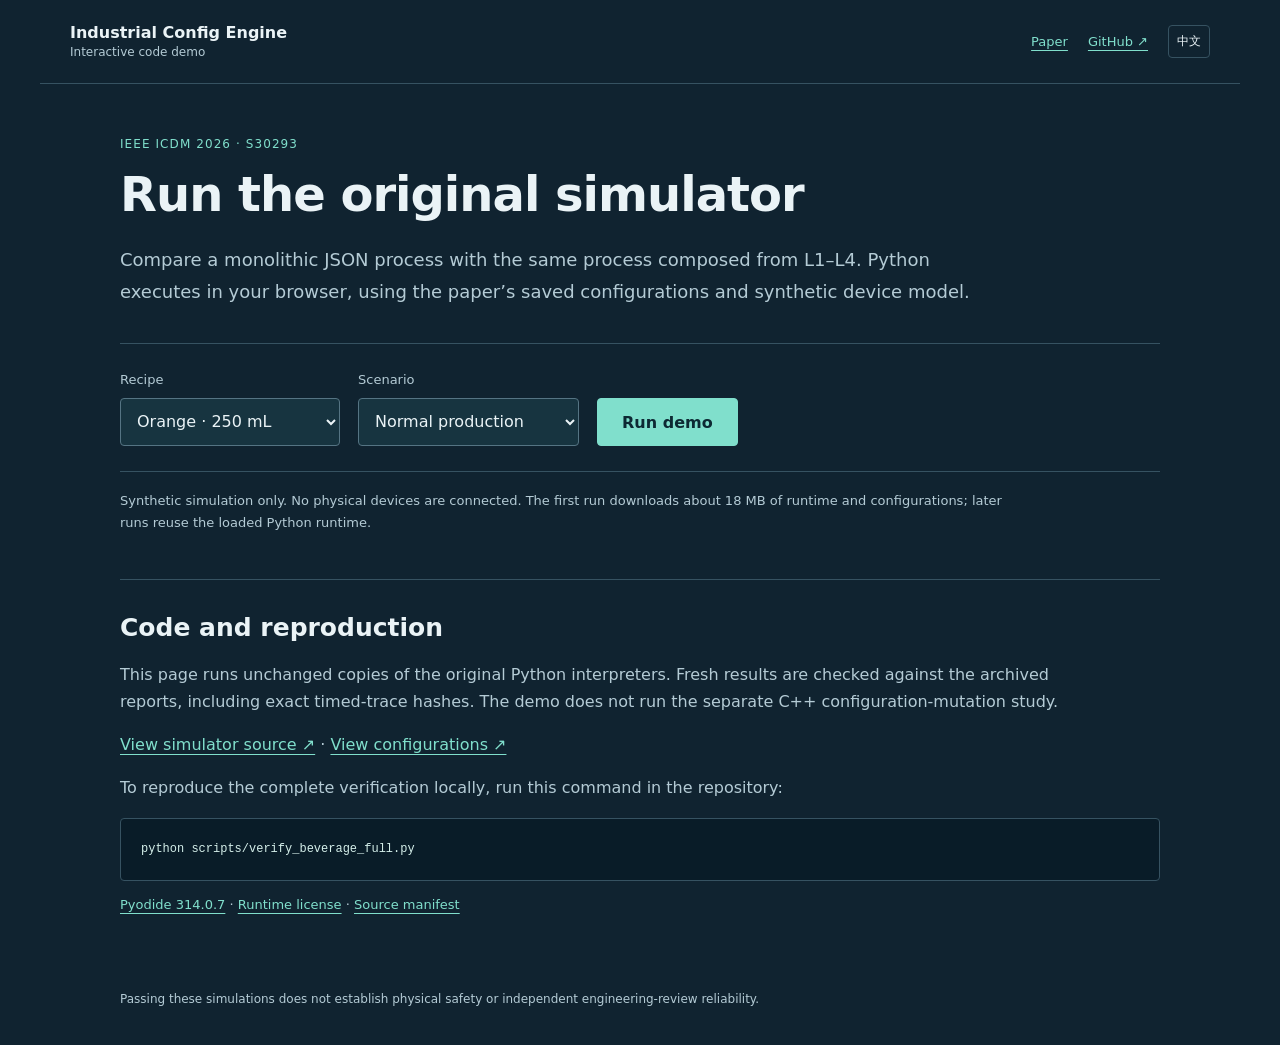
<file: docs/demo.html>
<!doctype html>
<html lang="en"><head><meta charset="utf-8"><meta name="viewport" content="width=device-width,initial-scale=1">
<title>Run the code | Industrial Config Engine</title><meta name="description" content="Run the original Python beverage production simulator in your browser. Compare monolithic and four-layer configurations, test faults, and reproduce the paper's benchmark.">
<link rel="stylesheet" href="demo-assets/demo.css"></head><body>
<header><a class="brand" href="./">Industrial Config Engine<span data-i18n="brand">Interactive code demo</span></a><nav><a href="./" data-i18n="paper">Paper</a><a href="https://github.com/MingChuQing/industrial_config_engine" target="_blank" rel="noopener">GitHub ↗</a><button type="button" id="language">中文</button></nav></header>
<main><p class="eyebrow">IEEE ICDM 2026 · S30293</p><h1 data-i18n="title">Run the original simulator</h1><p class="intro" data-i18n="intro">Compare a monolithic JSON process with the same process composed from L1–L4. Python executes in your browser, using the paper’s saved configurations and synthetic device model.</p>
<section class="controls" aria-label="Simulation controls"><div><label for="recipe" data-i18n="recipe">Recipe</label><select id="recipe"><option value="orange_small">Orange · 250 mL</option></select></div><div><label for="scenario" data-i18n="scenario">Scenario</label><select id="scenario"><option value="normal">Normal production</option><option value="cip_pressure_low">CIP pressure low</option><option value="level_fault">Level recheck fails</option><option value="low_flow">Insufficient flow</option><option value="benchmark">Full paper benchmark</option></select></div><button id="run" type="button" data-i18n="run">Run demo</button><button id="cancel" type="button" hidden data-i18n="cancel">Cancel</button></section>
<p class="scope" data-i18n="scope">Synthetic simulation only. No physical devices are connected. First run downloads about 13 MB of browser Python, then the runtime stays ready for subsequent runs.</p>
<p class="fault-note" id="fault-note" hidden data-i18n="faultNote">Diagnostic faults use the representative orange 2 L recipe tested in the paper.</p>
<div id="progress" class="progress" role="status" aria-live="polite" hidden><span class="spinner" aria-hidden="true"></span><span id="progress-text"></span></div>
<div id="error" role="alert" hidden><h2 data-i18n="errorTitle">Run did not complete</h2><pre id="error-text"></pre><p data-i18n="errorHelp">You can try again. Any failed execution or disagreement with archived evidence is reported as an error.</p></div>
<section id="results" hidden><div class="result-heading"><h2 data-i18n="result">Fresh execution result</h2><span id="badge"></span></div><p id="result-explanation"></p><dl id="metrics" class="metrics"></dl>
<div id="single-case"><h3 data-i18n="stages">Twelve-stage process</h3><p class="subnote" data-i18n="stageNote">Counts show how often each stage was entered. Stages 02–10 repeat once per container.</p><ol id="stage-list" class="stage-list"></ol><h3 data-i18n="config">Executed L4 entry</h3><pre id="configuration"></pre><h3 data-i18n="trace">Highlighted execution events</h3><p class="subnote" data-i18n="traceNote">The first 36 stage and finished-container events from the actual timed trace.</p><div class="table-scroll"><table><thead><tr><th data-i18n="time">Virtual time (ms)</th><th data-i18n="event">Event</th><th data-i18n="detail">Detail</th></tr></thead><tbody id="trace-rows"></tbody></table></div></div>
<div id="benchmark-results" hidden><h3 data-i18n="benchmark">Complete benchmark</h3><div class="table-scroll"><table><thead><tr><th data-i18n="dataset">Dataset</th><th data-i18n="rawLines">Monolithic lines</th><th data-i18n="layeredLines">Four-layer lines</th><th data-i18n="reduction">Reduction</th><th data-i18n="containers">Containers</th></tr></thead><tbody id="benchmark-rows"></tbody></table></div><p id="extension-summary"></p><h3 data-i18n="faults">Fresh diagnostic-fault results</h3><div class="table-scroll"><table><thead><tr><th data-i18n="scenario">Scenario</th><th data-i18n="status">Status</th><th data-i18n="agreement">Timed traces</th></tr></thead><tbody id="fault-rows"></tbody></table></div></div>
<details><summary data-i18n="raw">Raw result and reproducibility</summary><p id="source-version"></p><pre id="raw-result"></pre></details><div class="downloads"><button id="download-report" type="button" data-i18n="downloadReport">Download result JSON</button><button id="download-trace" type="button" data-i18n="downloadTrace">Download full trace</button></div></section>
<section class="source"><h2 data-i18n="source">Code and reproduction</h2><p data-i18n="sourceNote">This page runs unchanged copies of the original Python interpreters. Fresh results are checked against the archived reports, including exact timed-trace hashes. The demo does not run the separate C++ configuration-mutation study.</p><p><a href="https://github.com/MingChuQing/industrial_config_engine/blob/main/scripts/simulate_beverage_full.py" target="_blank" rel="noopener" data-i18n="simulator">View simulator source ↗</a> · <a href="https://github.com/MingChuQing/industrial_config_engine/tree/main/examples/beverage_full" target="_blank" rel="noopener" data-i18n="data">View configurations ↗</a></p><p data-i18n="localCommand">To reproduce the complete verification locally, run this command in the repository:</p><pre>python scripts/verify_beverage_full.py</pre><p class="subnote"><a href="https://pyodide.org/" target="_blank" rel="noopener">Pyodide 314.0.7</a> · <a href="demo-assets/pyodide/LICENSE" target="_blank" rel="noopener">Runtime license</a> · <a href="demo-assets/manifest.json" target="_blank" rel="noopener" data-i18n="manifest">Source manifest</a></p></section></main>
<footer data-i18n="footer">Passing these simulations does not establish physical safety or independent engineering-review reliability.</footer><script type="module" src="demo-assets/demo.mjs"></script></body></html>
</file>
<file: docs/paper-assets/paper.css>
:root{color-scheme:light;--bg:#f3f6f8;--paper:#fff;--ink:#21313b;--muted:#63737e;--accent:#096e76;--rule:#d9e3e8;--soft:#edf5f5;--bar:#fff;--code:#112b39;--code-ink:#e6f4f3}
:root[data-theme=dark]{color-scheme:dark;--bg:#0c1c28;--paper:#102330;--ink:#e3edf2;--muted:#acc1cc;--accent:#80dfcc;--rule:#304d5d;--soft:#173440;--bar:#102330;--code:#0a1b27;--code-ink:#e6f4f3}
*{box-sizing:border-box}html{scroll-behavior:smooth;scroll-padding-top:95px}body{margin:0;background:var(--bg);color:var(--ink);font:17px/1.8 Georgia,'Times New Roman',serif}a{color:var(--accent);text-decoration-thickness:1px;text-underline-offset:3px}button{font:inherit;cursor:pointer}button,a{-webkit-tap-highlight-color:transparent}a:focus-visible,button:focus-visible,[tabindex]:focus-visible{outline:3px solid #d5a545;outline-offset:4px}.skip-link{position:fixed;top:-100px;left:15px;padding:8px;background:var(--paper);z-index:10}.skip-link:focus{top:10px}
.site-bar{height:72px;padding:0 max(24px,calc((100vw - 1280px)/2));display:flex;align-items:center;justify-content:space-between;gap:18px;background:var(--bar);border-bottom:1px solid var(--rule);position:sticky;top:0;z-index:4;font-family:Arial,Helvetica,sans-serif}.brand{font-size:17px;font-weight:700;text-decoration:none;color:var(--ink);line-height:1.35}.brand span{display:block;color:var(--muted);font-size:12px;font-weight:400}.bar-tools{display:flex;align-items:center;gap:23px;font-size:13px}.pdf-link{font-weight:600;text-decoration:none}#theme{border:1px solid var(--rule);border-radius:4px;padding:6px 10px;background:transparent;color:var(--ink);font-size:13px}.reading-progress{height:3px;background:var(--rule);position:sticky;top:72px;z-index:5}.reading-progress span{display:block;height:100%;width:0;background:var(--accent)}
.layout{max-width:1280px;margin:0 auto;padding:45px 24px 70px;display:grid;grid-template-columns:220px minmax(0,900px);gap:48px;align-items:start}.toc{position:sticky;top:105px;max-height:calc(100vh - 128px);overflow:auto;font-family:Arial,Helvetica,sans-serif;font-size:13px;line-height:1.5}.toc-title{text-transform:uppercase;letter-spacing:.09em;font-size:11px;color:var(--muted);margin:8px 0 18px}.toc nav{display:flex;flex-direction:column;border-left:1px solid var(--rule)}.toc-link{padding:8px 12px 8px 15px;color:var(--muted);text-decoration:none;border-left:2px solid transparent;margin-left:-1px}.toc-link.subsection{font-size:12px;padding-left:25px}.toc-link:hover,.toc-link.active{color:var(--accent);border-color:var(--accent)}.repo-link{display:inline-block;margin:23px 15px;font-size:13px}
article{background:var(--paper);padding:45px 48px 55px;border:1px solid var(--rule);min-width:0}.eyebrow{text-transform:uppercase;letter-spacing:.08em;color:var(--accent);font:11px/1.7 Arial,Helvetica,sans-serif;margin:0 0 22px}h1{font:700 35px/1.22 Arial,Helvetica,sans-serif;letter-spacing:-.7px;margin:0 0 31px;color:var(--ink)}.authors{display:flex;gap:55px;flex-wrap:wrap;font:14px/1.6 Arial,Helvetica,sans-serif;margin:0 0 26px}.authors>div{display:flex;flex-direction:column;gap:7px}.authors strong{font-size:16px}.authors em{color:var(--muted);font-size:13px}.authors span{color:var(--muted)}.authors a{font-size:13px}.edition{font:12px/1.7 Arial,Helvetica,sans-serif;color:var(--muted);padding:14px 0 24px;border-bottom:1px solid var(--rule);margin-bottom:30px}h2{font:700 23px/1.4 Arial,Helvetica,sans-serif;letter-spacing:-.25px;margin:43px 0 19px;padding-bottom:12px;border-bottom:1px solid var(--rule);scroll-margin-top:100px}h3{font:700 18px/1.5 Arial,Helvetica,sans-serif;margin:32px 0 14px;scroll-margin-top:100px}p{margin:0 0 21px;overflow-wrap:anywhere}.abstract h2{margin-top:0;font-size:20px;border:0;padding-bottom:0}.abstract{padding:0 0 5px}.keywords{font:13px/1.9 Arial,Helvetica,sans-serif;color:var(--muted)}.citation,.crossref{font-variant-numeric:tabular-nums}.citation{white-space:nowrap;font-family:Arial,Helvetica,sans-serif;font-size:.84em}.citation a{text-decoration:none}
code{font: .86em/1.7 Consolas,'Liberation Mono',monospace;background:var(--soft);padding:2px 4px;border-radius:3px;overflow-wrap:anywhere;word-break:normal}figure{margin:28px 0 32px;scroll-margin-top:100px}figcaption{font:14px/1.5 Arial,Helvetica,sans-serif;color:var(--ink);margin-bottom:12px;font-weight:600}.table-scroll{overflow-x:auto;max-width:100%;border-top:2px solid var(--accent);border-bottom:1px solid var(--rule)}table{border-collapse:collapse;width:100%;font:13px/1.65 Arial,Helvetica,sans-serif;text-align:left}td,th{padding:11px 12px;border-bottom:1px solid var(--rule);vertical-align:top;min-width:65px}thead th{background:var(--soft);font-weight:700;color:var(--ink)}tbody th{font-weight:400}tbody tr:last-child td,tbody tr:last-child th{border-bottom:0}table code{font-size:12px}.table-note{font:12px/1.65 Arial,Helvetica,sans-serif;color:var(--muted);margin:12px 0 0}.diagram img{width:100%;height:auto;display:block;background:white}.image-zoom{display:block;width:100%;padding:0;border:1px solid var(--rule);background:white;cursor:zoom-in}.diagram figcaption{margin:13px 0;font-size:13px;font-weight:400;color:var(--muted)}.listing figcaption{display:flex;justify-content:space-between;align-items:center;gap:16px}.copy-code{font:12px Arial,Helvetica,sans-serif;flex-shrink:0;color:var(--accent);background:none;border:1px solid var(--rule);padding:5px 10px;border-radius:4px}.listing pre{margin:0;overflow:auto;padding:22px;background:var(--code);border-radius:4px;color:var(--code-ink);font:12px/1.8 Consolas,'Liberation Mono',monospace;tab-size:4}.listing pre code{font:inherit;color:inherit;background:none;padding:0;border-radius:0;white-space:pre;word-break:normal;overflow-wrap:normal}.references{padding-left:24px;font:14px/1.8 Georgia,'Times New Roman',serif}.references li{padding-left:8px;margin-bottom:18px;overflow-wrap:anywhere;scroll-margin-top:110px}.reference-links{font:12px Arial,Helvetica,sans-serif}.site-footer{max-width:1000px;padding:0 24px 40px;margin:0 auto;text-align:center;font:12px/1.8 Arial,Helvetica,sans-serif;color:var(--muted)}.site-footer p{margin:0 0 7px}sup{line-height:0;font-size:.7em}
dialog{width:min(1250px,94vw);max-height:94vh;border:1px solid var(--rule);border-radius:6px;padding:55px 20px 20px;background:var(--paper);color:var(--ink)}dialog::backdrop{background:#07131ed9}dialog img{width:100%;height:auto;background:white;display:block}dialog p{font:14px/1.6 Arial,Helvetica,sans-serif;margin:15px 0 0}#close-figure{position:absolute;right:17px;top:13px;background:var(--soft);color:var(--ink);border:1px solid var(--rule);border-radius:4px;padding:5px 12px;font:13px Arial,Helvetica,sans-serif}
@media(max-width:1000px){.layout{grid-template-columns:180px minmax(0,1fr);gap:24px;padding:30px 20px}article{padding:32px}h1{font-size:30px}.toc-link{padding-left:10px}.toc-link.subsection{padding-left:18px}}
@media(max-width:760px){body{font-size:17px;line-height:1.85}.site-bar{height:63px;padding:0 16px}.reading-progress{top:63px}.brand{font-size:14px}.bar-tools{gap:13px;font-size:12px}#theme{font-size:11px;padding:5px 7px}.layout{display:block;padding:0}.toc{position:static;max-height:none;padding:18px 20px;background:var(--paper);border-bottom:1px solid var(--rule)}.toc-title{margin:0 0 10px}.toc nav{display:flex;flex-direction:row;flex-wrap:wrap;border:0;gap:4px 14px}.toc-link{border:0;padding:3px 0;font-size:12px}.toc-link.subsection{display:none}.repo-link{display:none}article{border:0;padding:30px 20px 40px}h1{font-size:29px;line-height:1.23;letter-spacing:-.45px}.eyebrow{font-size:10px;letter-spacing:.04em}.authors{gap:30px;font-size:13px}.authors strong{font-size:15px}.edition{font-size:11px}.site-footer{padding:25px 20px 35px}h2{font-size:22px;margin-top:34px}h3{font-size:17px}.listing pre{padding:15px;font-size:11px}.table-scroll table{font-size:12px}td,th{padding:9px 10px}.table-figure figcaption{font-size:13px}dialog{padding:48px 10px 10px}}
@media(prefers-reduced-motion:reduce){html{scroll-behavior:auto}}
@media print{body{background:white;color:black;font-size:11pt}.site-bar,.toc,.reading-progress,.site-footer,.copy-code,.edition{display:none}.layout{display:block;max-width:none;padding:0}article{border:0;padding:0}h1{font-size:22pt}h2{font-size:15pt}h3{font-size:12pt}a{color:inherit}.listing pre{color:black;background:#f5f5f5;white-space:pre-wrap}.listing pre code{white-space:pre-wrap}.table-scroll{overflow:visible}figure{break-inside:avoid}.image-zoom{border:0}}
</file>
<file: docs/demo-assets/demo.css>
:root{color-scheme:dark;--bg:#102330;--ink:#eaf3f6;--muted:#b4cbd5;--accent:#80dfcc;--line:#365261}*{box-sizing:border-box}body{margin:0;background:var(--bg);color:var(--ink);font:16px/1.7 system-ui,Arial,sans-serif}header{display:flex;justify-content:space-between;align-items:center;gap:18px;max-width:1200px;padding:22px 30px;margin:auto;border-bottom:1px solid var(--line)}a{color:var(--accent);text-underline-offset:4px}.brand{color:var(--ink);font-size:16px;font-weight:700;text-decoration:none;line-height:1.4}.brand span{display:block;font-size:12px;color:var(--muted);font-weight:400}nav{display:flex;align-items:center;gap:20px;font-size:13px}button,select{font:inherit}button{cursor:pointer;border:1px solid var(--line);background:transparent;color:var(--ink);padding:8px 14px;border-radius:4px}button:disabled{cursor:wait;opacity:.65}button:focus-visible,a:focus-visible,select:focus-visible{outline:3px solid #f1c170;outline-offset:3px}#language{font-size:12px;padding:5px 8px}main{max-width:1100px;margin:auto;padding:50px 30px 60px}.eyebrow{font-size:12px;letter-spacing:.09em;color:var(--accent);margin:0 0 12px}h1{font-size:clamp(32px,4vw,48px);line-height:1.15;letter-spacing:-1px;margin:0 0 22px}.intro{max-width:850px;color:var(--muted);font-size:18px;line-height:1.8;margin:0 0 34px}.controls{display:flex;align-items:end;gap:18px;flex-wrap:wrap;padding:25px 0;border-top:1px solid var(--line);border-bottom:1px solid var(--line)}label{display:block;font-size:13px;color:var(--muted);margin-bottom:7px}select{border:1px solid #557483;padding:10px 12px;border-radius:4px;background:#173440;color:var(--ink);height:48px;min-width:220px;max-width:100%}#run{background:var(--accent);color:#0d2933;border-color:var(--accent);font-weight:700;height:48px;padding:10px 24px}.scope,.fault-note,.subnote{color:var(--muted);font-size:13px;line-height:1.7}.scope{margin-top:18px;max-width:890px}.fault-note{color:#f0c178}.progress{display:flex;align-items:center;gap:13px;padding:25px 0;color:var(--accent)}[hidden]{display:none!important}.spinner{width:20px;height:20px;border:2px solid #335564;border-top-color:var(--accent);border-radius:50%;animation:rotate 1s linear infinite}@keyframes rotate{to{transform:rotate(360deg)}}h2{font-size:25px;line-height:1.4;margin:0 0 14px}h3{font-size:19px;margin:32px 0 10px}.result-heading{display:flex;align-items:center;justify-content:space-between;gap:15px;margin-top:38px}.result-heading h2{margin:0}#badge{color:var(--accent);font-weight:700;font-size:14px}#badge.fault{color:#f0c178}#result-explanation{color:var(--muted)}.metrics{display:grid;grid-template-columns:repeat(3,minmax(0,1fr));gap:25px 35px;padding:24px 0;margin:25px 0;border-top:1px solid var(--line);border-bottom:1px solid var(--line)}.metrics dt{font-size:12px;color:var(--muted);margin-bottom:5px}.metrics dd{font:700 28px/1.3 system-ui;margin:0;color:var(--accent);overflow-wrap:anywhere}.stage-list{display:grid;grid-template-columns:repeat(3,minmax(0,1fr));gap:10px 30px;padding:0;list-style:none}.stage-list li{display:flex;gap:12px;align-items:center;font-size:13px;border-bottom:1px solid var(--line);padding:9px 0}.stage-list .number{color:var(--muted);font:12px Consolas,monospace}.stage-list .visits{margin-left:auto;color:var(--accent);white-space:nowrap}.stage-list li.unreached{opacity:.48}pre{white-space:pre-wrap;word-break:break-word;overflow-wrap:anywhere;background:#091c28;padding:20px;border:1px solid var(--line);border-radius:4px;font:12px/1.8 Consolas,monospace;color:#d4eee9;max-height:480px;overflow:auto}.table-scroll{overflow:auto;max-width:100%;border-top:2px solid var(--accent)}table{width:100%;border-collapse:collapse;font-size:13px}th,td{text-align:left;vertical-align:top;border-bottom:1px solid var(--line);padding:10px 12px}th{color:var(--muted);font-weight:500}.detail{max-width:650px;overflow-wrap:anywhere;font:11px/1.6 Consolas,monospace}details{margin:28px 0;color:var(--muted);font-size:13px}summary{cursor:pointer;color:var(--accent);font-weight:600}.downloads{display:flex;gap:12px;flex-wrap:wrap}.source{margin-top:45px;padding-top:30px;border-top:1px solid var(--line)}.source>p{color:var(--muted);max-width:960px}footer{max-width:1100px;margin:auto;padding:0 30px 35px;color:var(--muted);font-size:12px}#error{margin:25px 0;padding:20px;border-left:3px solid #f0a579}#error h2{color:#f0a579;font-size:20px}
@media(max-width:700px){header{padding:16px 18px}nav{gap:12px;font-size:12px}.brand{font-size:13px}.brand span{font-size:10px}main{padding:30px 18px 45px}.intro{font-size:16px}.controls{gap:14px}.controls>div{width:100%}select{width:100%}#run{flex:1}h1{letter-spacing:-.5px}.metrics{grid-template-columns:repeat(2,minmax(0,1fr));gap:22px}.metrics dd{font-size:24px}.stage-list{grid-template-columns:1fr 1fr;gap:7px 16px}.stage-list li{font-size:11px;gap:7px}.result-heading{align-items:start;flex-direction:column;gap:3px}.table-scroll{font-size:12px}th,td{padding:9px 8px}.detail{min-width:200px}footer{padding:0 18px 30px}pre{padding:14px;font-size:11px}.downloads button{font-size:13px}}
@media(prefers-reduced-motion:reduce){.spinner{animation:none}}
</file>
